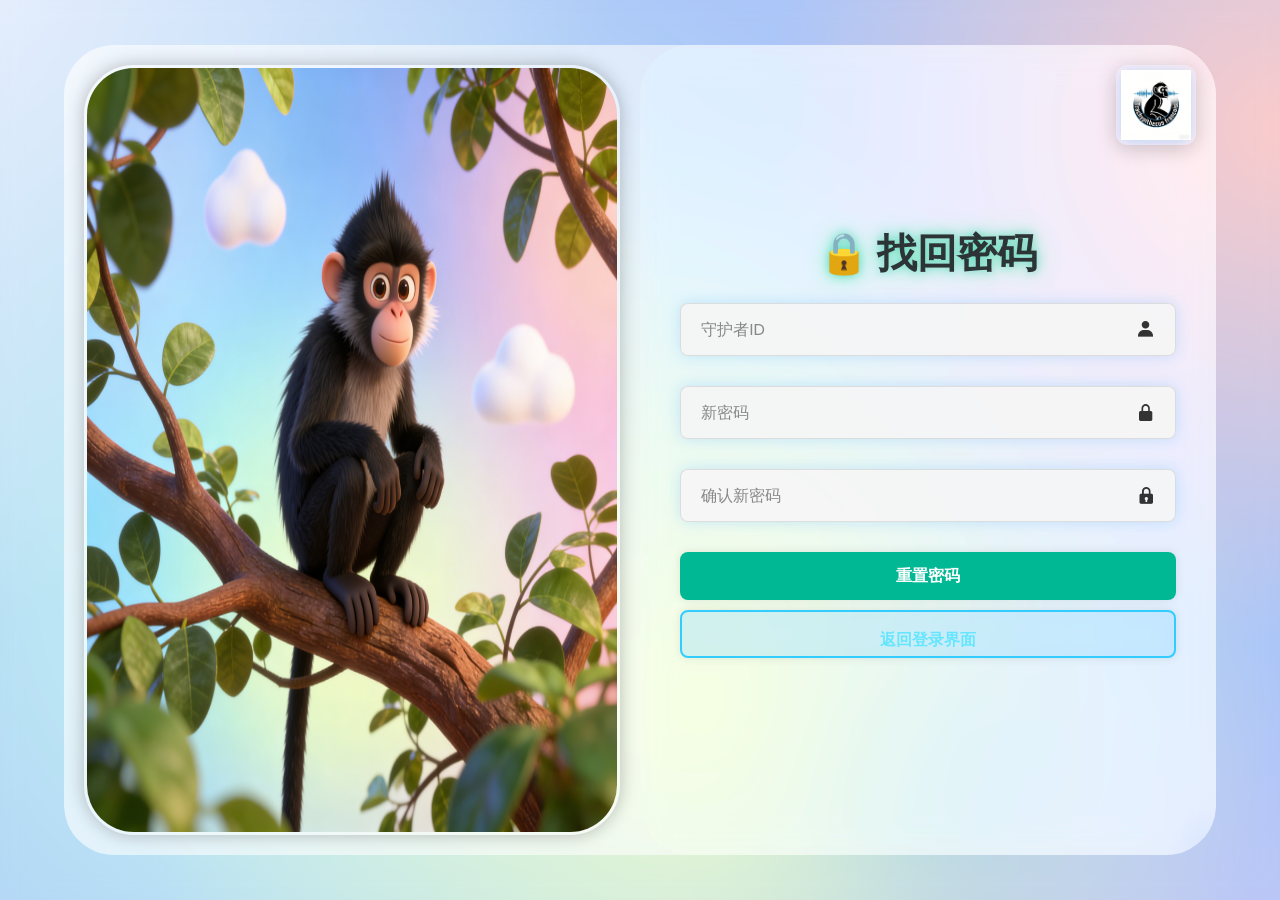
<file: find_pwd.html>
<!DOCTYPE html>
<html lang="zh-CN">

<head>
    <meta charset="UTF-8">
    <meta name="viewport" content="width=device-width, initial-scale=1.0">
    <title>忘记密码 - 黑头叶猴保护平台</title>
    <link rel="stylesheet" href="wangye.css">
    <link href='https://unpkg.com/boxicons@2.1.4/css/boxicons.min.css' rel='stylesheet'>
</head>

<body>
    <!-- 光影层 -->
    <div class="light-effects">
        <div class="glow-circle blue" style="top:20%; left:10%"></div>
        <div class="glow-circle purple" style="top:70%; right:15%"></div>
    </div>

    <div class="container">
        <div class="card-logo">
            <img src="img/monkeylogo.png" alt="黑头叶猴保护平台">
        </div>
        <div class="glassmorphism-card">
            <!-- 忘记密码表单 -->
            <div class="form-box find-pwd">
                <form action="#" onsubmit="event.preventDefault(); resetPassword(); return false;">
                    <h1 class="hologram-title" style="font-size: 40px;">🔒 找回密码</h1>

                    <div class="input-box">
                        <input type="text" placeholder="守护者ID" class="neon-input" required id="username">
                        <i class='bx bxs-user'></i>
                    </div>

                    <div class="input-box">
                        <input type="password" placeholder="新密码" class="neon-input" required id="newPassword">
                        <i class='bx bxs-lock-alt'></i>
                    </div>

                    <div class="input-box">
                        <input type="password" placeholder="确认新密码" class="neon-input" required id="confirmPassword">
                        <i class='bx bxs-lock'></i>
                    </div>

                    <button type="submit" class="btn register-submit-btn">重置密码</button>
                    <button type="button" class="btn register-btn"
                        onclick="window.location.href='index.html'">返回登录界面</button>
                </form>
            </div>

            <div class="toggle-panel toggle-left">
                <img src="img/monkey2.png" alt="monkey" class="monkey2-img">
                <div class="neon-footer"></div>
            </div>
        </div>
    </div>

    <script>
        function resetPassword() {
            const username = document.getElementById('username').value.trim();
            const newPwd = document.getElementById('newPassword').value.trim();
            const confirm = document.getElementById('confirmPassword').value.trim();

            // 基础校验
            if (!username) {
                alert('请输入守护者ID');
                return;
            }

            if (!newPwd || !confirm) {
                alert('请输入新密码和确认密码');
                return;
            }

            if (newPwd.length < 6) {
                alert('新密码长度请至少为 6 位');
                return;
            }

            if (newPwd !== confirm) {
                alert('两次输入的新密码不一致');
                return;
            }

            // 读取已注册用户列表
            let users = JSON.parse(localStorage.getItem('guardians') || '[]');

            // 查找用户
            const userIndex = users.findIndex(u => u.username === username);

            if (userIndex === -1) {
                alert('该守护者ID不存在');
                return;
            }

            // 更新密码（仅演示用，生产环境绝不能明文存储）
            users[userIndex].password = newPwd;

            // 保存回 localStorage
            localStorage.setItem('guardians', JSON.stringify(users));

            alert('密码重置成功！\n请使用新密码登录。');

            // 延迟跳转，避免用户没看清提示
            setTimeout(() => {
                window.location.href = 'index.html';
            }, 1200);
        }

        // 可选：给表单内的回车键也触发重置
        document.addEventListener('DOMContentLoaded', () => {
            const form = document.querySelector('.find-pwd form');
            if (form) {
                form.addEventListener('keydown', (e) => {
                    if (e.key === 'Enter') {
                        e.preventDefault();
                        resetPassword();
                    }
                });
            }
        });
    </script>
</body>

</html>
</file>
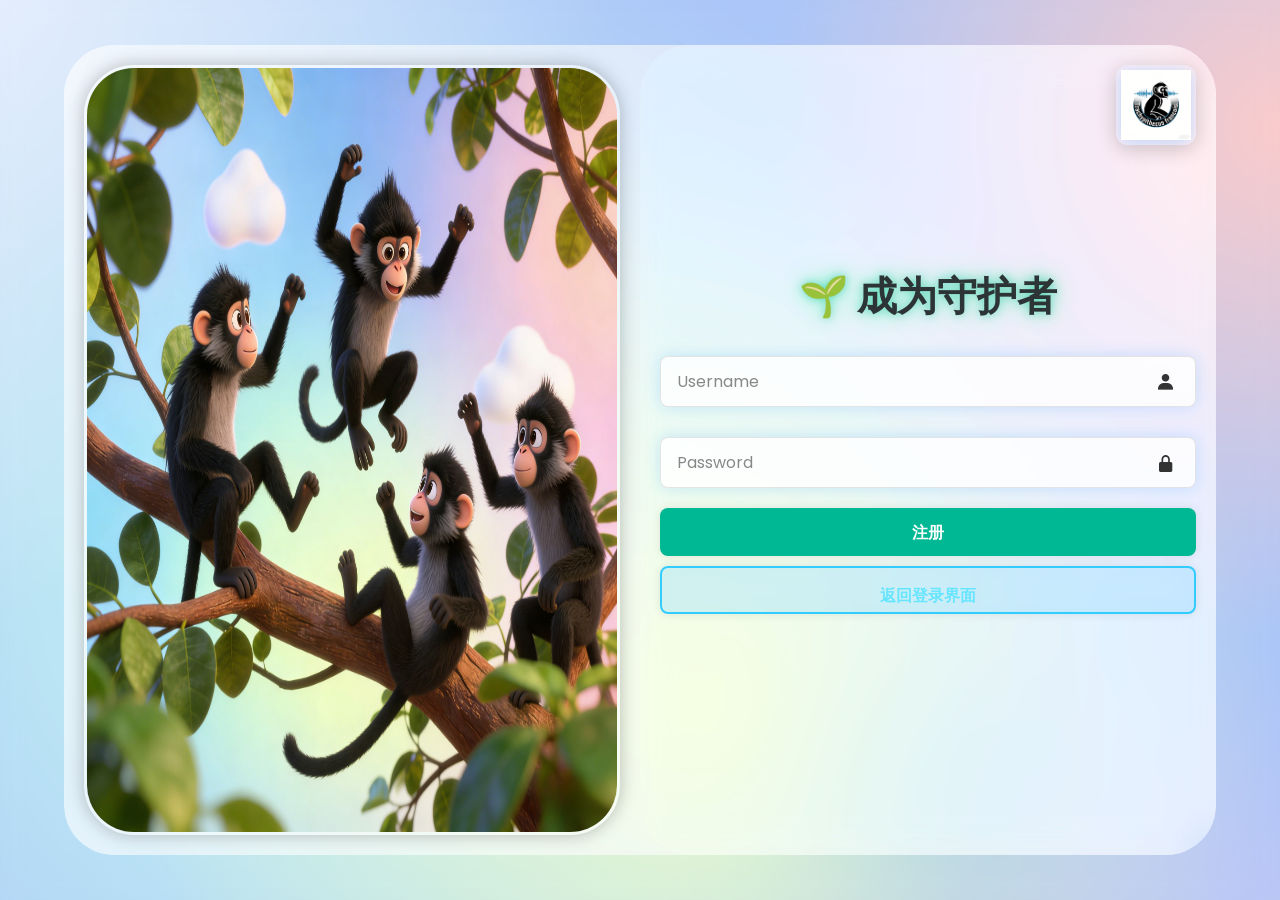
<file: index1.html>
<!DOCTYPE html>
<html lang="zh-CN">

<head>
    <meta charset="UTF-8">
    <meta name="viewport" content="width=device-width, initial-scale=1.0">
    <title>注册 - 白头叶猴保护平台</title>
    <link rel="stylesheet" href="wangye.css">
    <link href='https://unpkg.com/boxicons@2.1.4/css/boxicons.min.css' rel='stylesheet'>
</head>

<body>
    <!-- ======= 新增光影层 ======= -->
    <div class="light-effects">
        <div class="glow-circle blue" style="top:20%; left:10%"></div>
        <div class="glow-circle purple" style="top:70%; right:15%"></div>
    </div>
    <!-- 新增视频背景 -->

    <div class="container">
        <div class="card-logo">
            <img src="img/monkeylogo.png" alt="白头叶猴保护平台">
        </div>
        <div class="glassmorphism-card">
            <!-- 注册表单 -->
            <div class="form-box register">
                <form action="#" onsubmit="event.preventDefault(); register();return false;">
                    <h1 class="hologram-title" style="font-size: 40px;">🌱 成为守护者</h1>
                    <div class="input-box">
                        <input type="text" placeholder="Username" class="neon-input" required id="username">
                        <i class='bx bxs-user'></i>
                    </div>
                    <div class="input-box">
                        <i class='bx bxs-lock-alt'></i>
                        <input type="password" placeholder="Password" class="neon-input" required id="password">
                        <div class="input-glow"></div>
                    </div>
                    <button type="submit" class="btn register-submit-btn">注册</button>
                    <button type="button" class="btn register-btn"
                        onclick="window.location.href='index.html'">返回登录界面</button>
                </form>
            </div>
            <div class="toggle-panel toggle-left">
                <img src="img/monkey1.png" alt="monkey" class="monkey1-img">
                <!-- 注册按钮，跳转到注册页面 -->
                <div class="neon-footer">
                </div>
            </div>
        </div>
    </div>


</body>
<script src="./index1.js"></script>

</html>
</file>
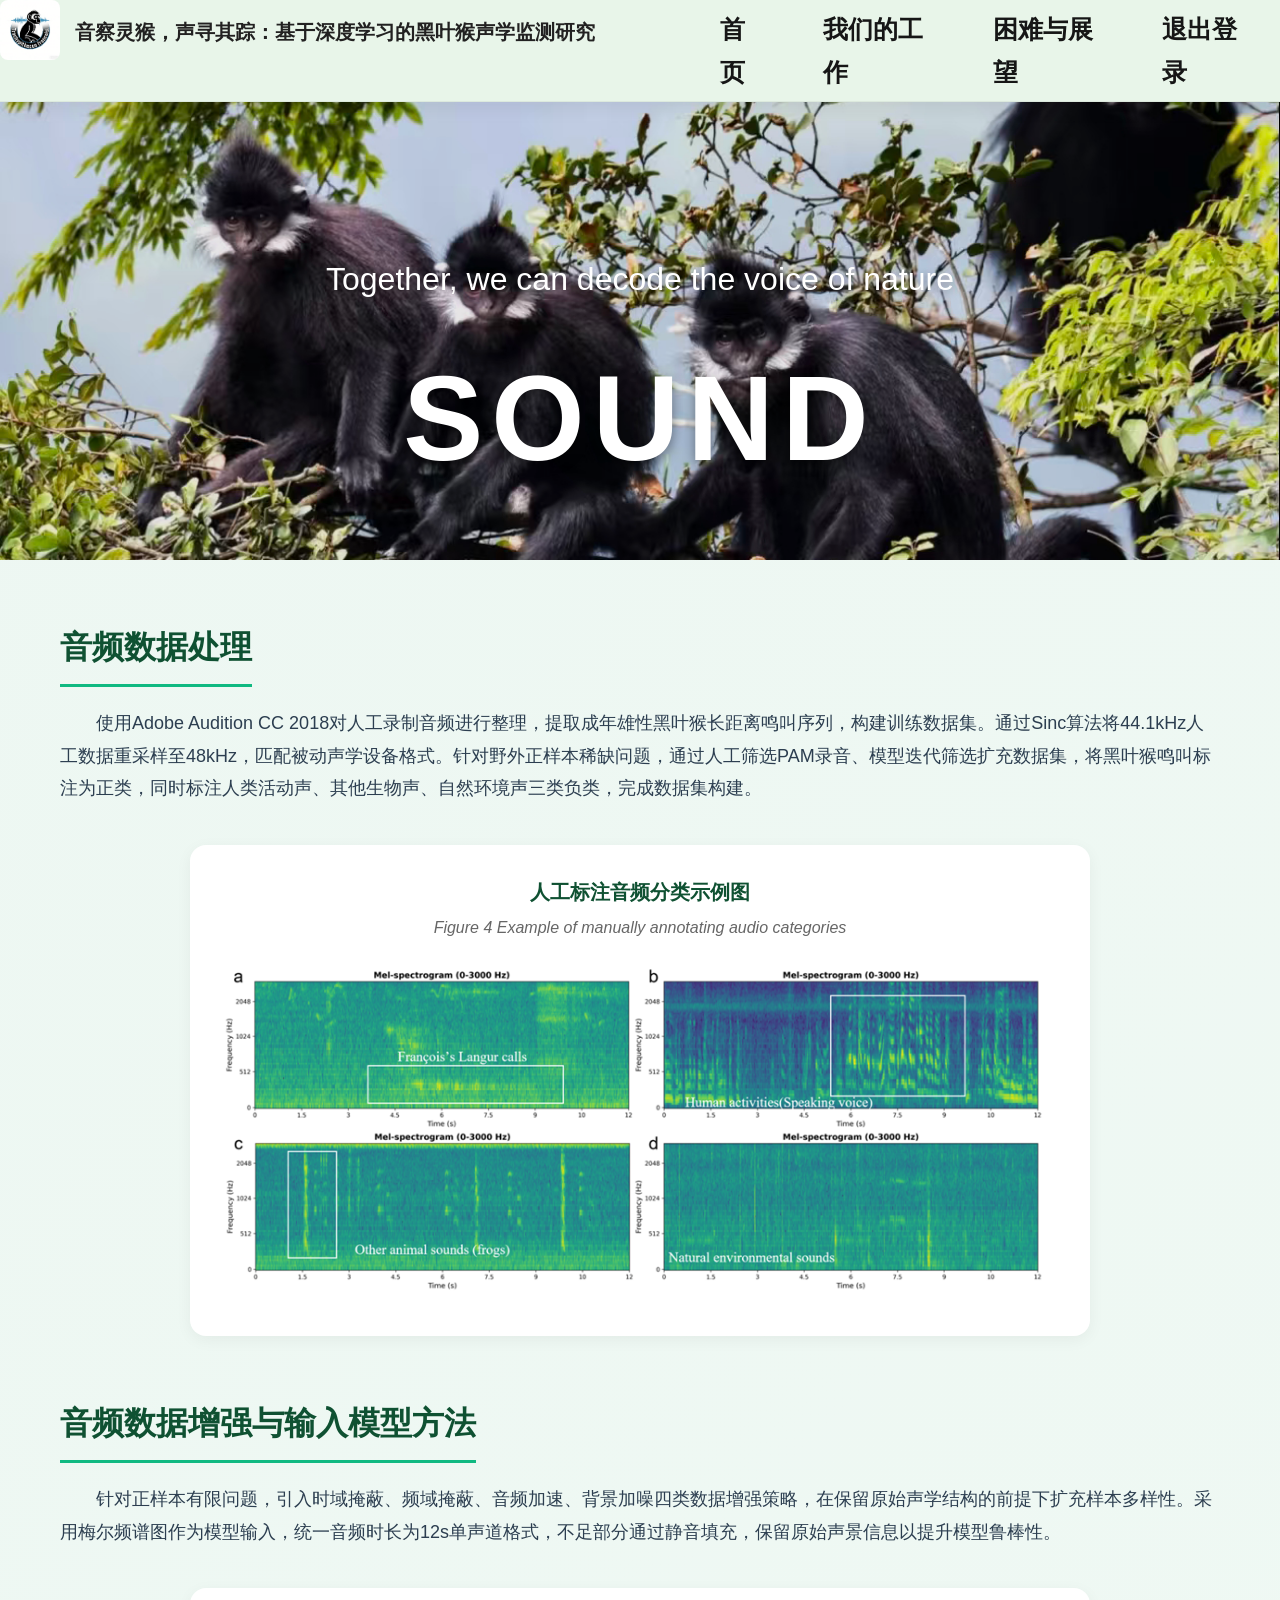
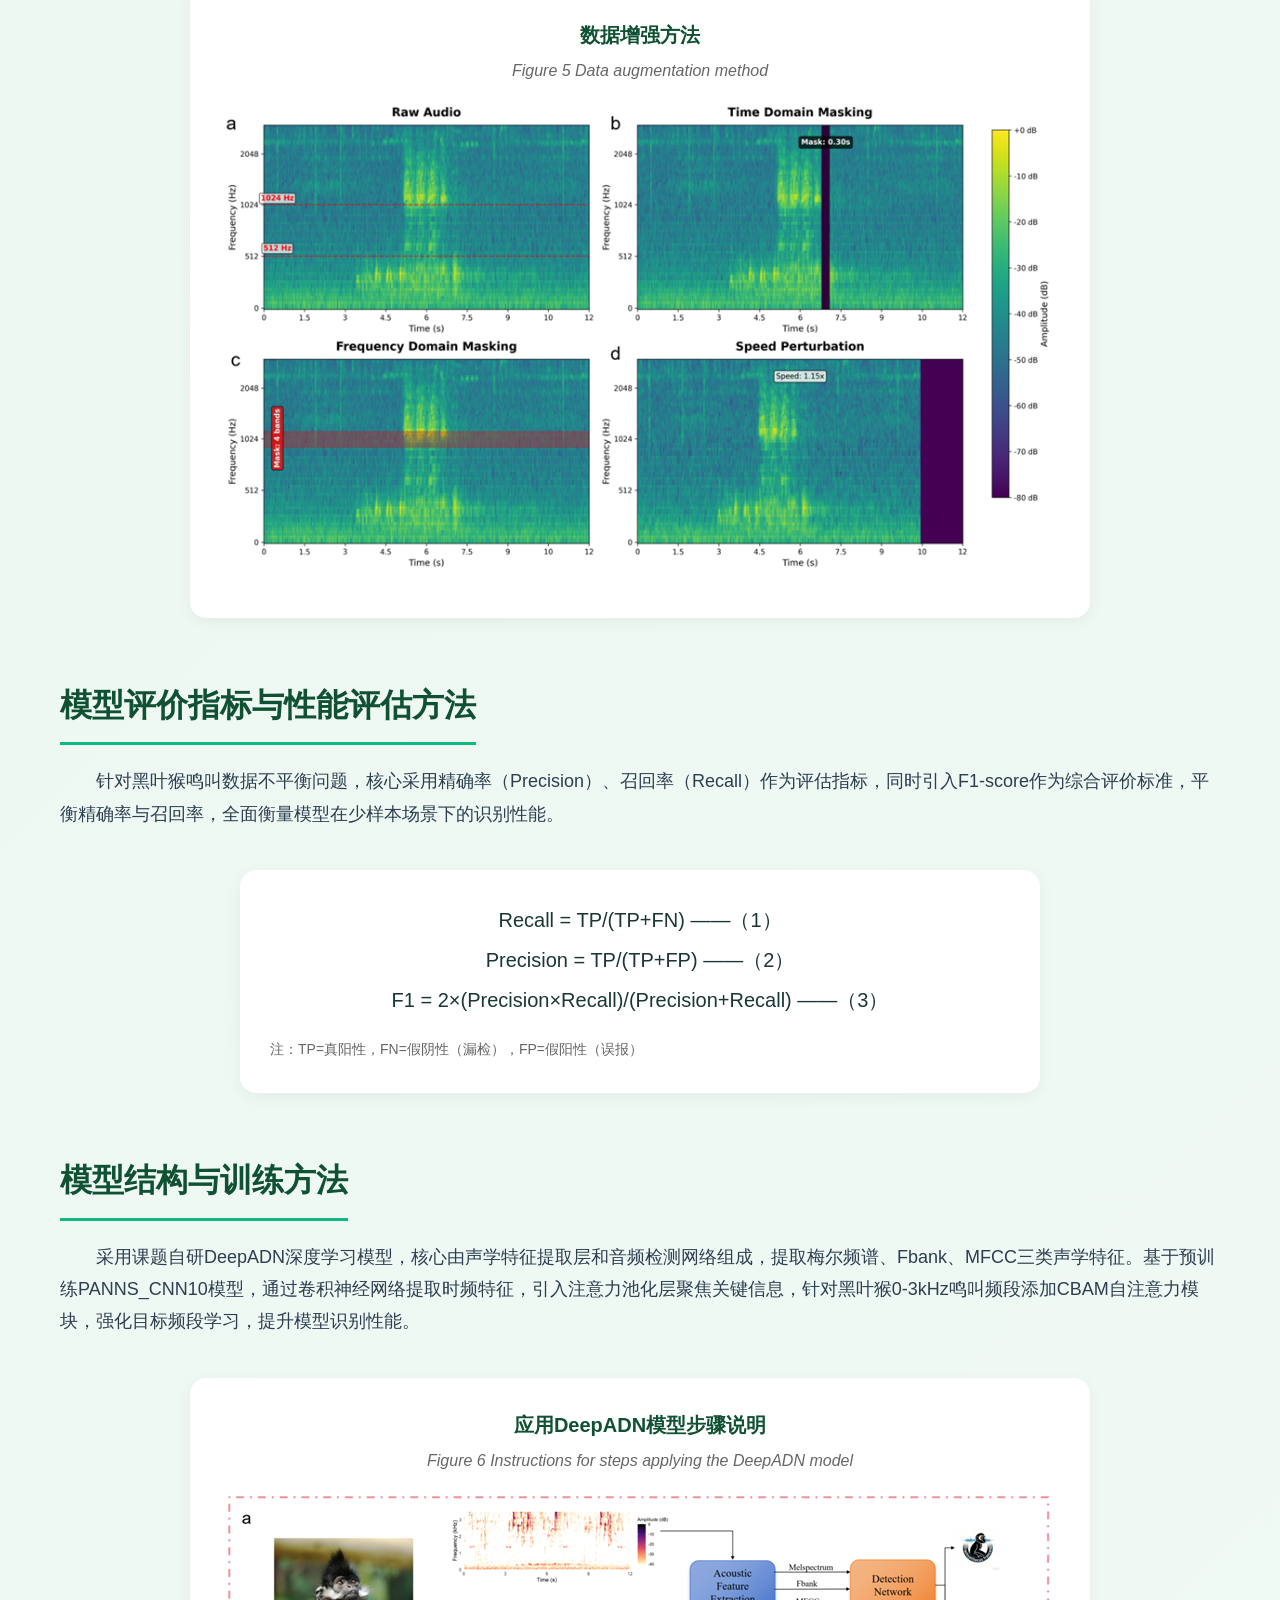
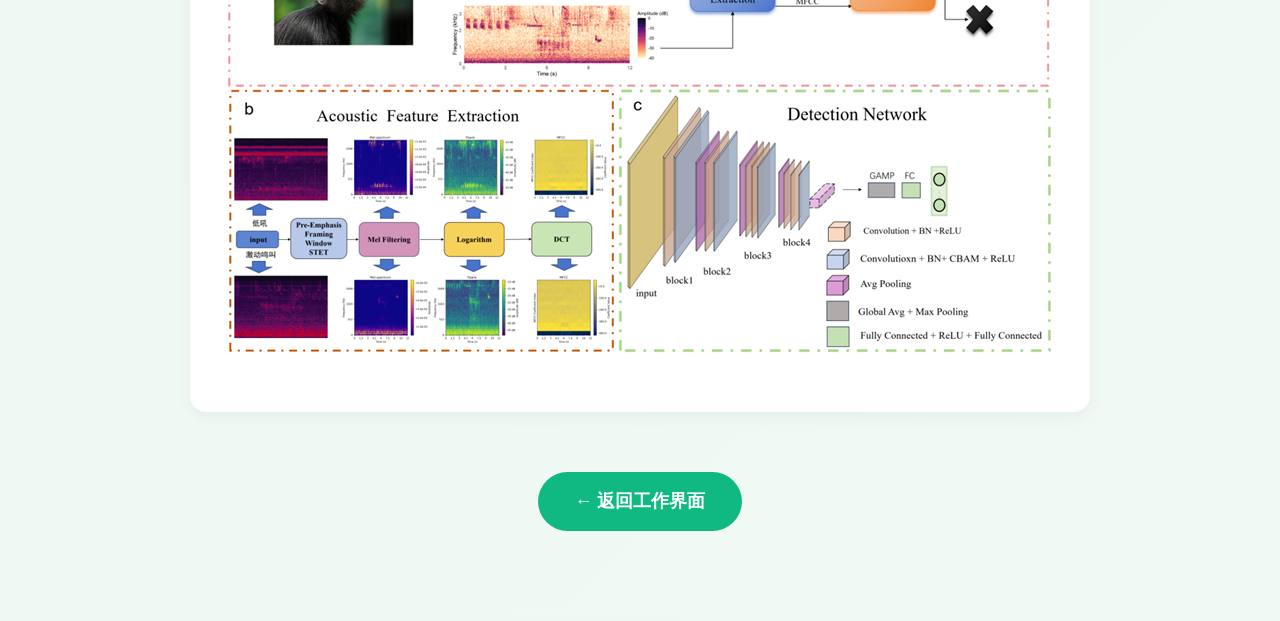
<file: model-page.html>
<!DOCTYPE html>
<html lang="zh-CN">

<head>
    <meta charset="UTF-8">
    <meta name="viewport" content="width=device-width, initial-scale=1.0, user-scalable=yes">
    <title>SOUND - 数据处理与模型分析</title>
    <link rel="stylesheet" href="styles.css">
    <link rel="stylesheet" href="model-page.css">
</head>

<body>
    <!-- 原有导航栏（完整保留） -->
    <header>
        <div class="hh1" style="display: flex;justify-content: space-between;">
            <div class="hh2" style="display: flex;justify-content: center;">
                <div class="logo">
                    <img src="img/monkeylogo.png" alt="无法加载图片">
                </div>
                <div class="topic"
                    style="margin: 15px;color: rgb(34, 33, 33);font-weight: bold;font-size: 20px;width: 600px;">
                    <p>音察灵猴，声寻其踪：基于深度学习的黑叶猴声学监测研究</p>
                </div>
            </div>
            <div class="nav">
                <ul class="navlist">
                    <li class="btli"><a href="home.html">首页</a></li>
                    <li class="btli"><a href="work.html">我们的工作</a></li>
                    <li class="btli"><a href="work3yzy.html" class="btli">困难与展望</a>
                    </li>
                    <li class="btli"><a href="index.html">退出登录</a></li>
                </ul>
            </div>
        </div>
    </header>

    <!-- 顶部Banner区（模仿第5张图风格） -->
    <section class="banner-section">
        <div class="banner-bg">
            <img src="img/model-page1.png" alt="雨林背景" class="banner-image">
            <div class="banner-text">
                <p class="banner-subtitle">Together, we can decode the voice of nature</p>
                <h1 class="banner-title">SOUND</h1>
            </div>
        </div>
    </section>

    <!-- 核心内容区 -->
    <main class="content-main">
        <!-- 模块1：音频数据处理 -->
        <section class="section-animate">
            <div class="container">
                <h2 class="section-title">音频数据处理</h2>
                <p class="section-desc">
                    使用Adobe Audition CC
                    2018对人工录制音频进行整理，提取成年雄性黑叶猴长距离鸣叫序列，构建训练数据集。通过Sinc算法将44.1kHz人工数据重采样至48kHz，匹配被动声学设备格式。针对野外正样本稀缺问题，通过人工筛选PAM录音、模型迭代筛选扩充数据集，将黑叶猴鸣叫标注为正类，同时标注人类活动声、其他生物声、自然环境声三类负类，完成数据集构建。
                </p>
                <div class="figure-card card-hover">
                    <h4 class="figure-title">人工标注音频分类示例图</h4>
                    <p class="figure-subtitle">Figure 4 Example of manually annotating audio categories</p>
                    <img src="img/model-page2.png" alt="音频分类示例图" class="figure-img">
                </div>
            </div>
        </section>

        <!-- 模块2：数据增强与模型输入 -->
        <section class="section-animate">
            <div class="container">
                <h2 class="section-title">音频数据增强与输入模型方法</h2>
                <p class="section-desc">
                    针对正样本有限问题，引入时域掩蔽、频域掩蔽、音频加速、背景加噪四类数据增强策略，在保留原始声学结构的前提下扩充样本多样性。采用梅尔频谱图作为模型输入，统一音频时长为12s单声道格式，不足部分通过静音填充，保留原始声景信息以提升模型鲁棒性。
                </p>
                <div class="figure-card card-hover">
                    <h4 class="figure-title">数据增强方法</h4>
                    <p class="figure-subtitle">Figure 5 Data augmentation method</p>
                    <img src="img/model-page3.png" alt="数据增强方法图" class="figure-img">
                </div>
            </div>
        </section>

        <!-- 模块3：模型评价指标 -->
        <section class="section-animate">
            <div class="container">
                <h2 class="section-title">模型评价指标与性能评估方法</h2>
                <p class="section-desc">
                    针对黑叶猴鸣叫数据不平衡问题，核心采用精确率（Precision）、召回率（Recall）作为评估指标，同时引入F1-score作为综合评价标准，平衡精确率与召回率，全面衡量模型在少样本场景下的识别性能。
                </p>
                <div class="formula-card card-hover">
                    <p>Recall = TP/(TP+FN) ——（1）</p>
                    <p>Precision = TP/(TP+FP) ——（2）</p>
                    <p>F1 = 2×(Precision×Recall)/(Precision+Recall) ——（3）</p>
                    <p class="formula-note">注：TP=真阳性，FN=假阴性（漏检），FP=假阳性（误报）</p>
                </div>
            </div>
        </section>

        <!-- 模块4：模型结构与训练 -->
        <section class="section-animate">
            <div class="container">
                <h2 class="section-title">模型结构与训练方法</h2>
                <p class="section-desc">
                    采用课题自研DeepADN深度学习模型，核心由声学特征提取层和音频检测网络组成，提取梅尔频谱、Fbank、MFCC三类声学特征。基于预训练PANNS_CNN10模型，通过卷积神经网络提取时频特征，引入注意力池化层聚焦关键信息，针对黑叶猴0-3kHz鸣叫频段添加CBAM自注意力模块，强化目标频段学习，提升模型识别性能。
                </p>
                <div class="figure-card card-hover">
                    <h4 class="figure-title">应用DeepADN模型步骤说明</h4>
                    <p class="figure-subtitle">Figure 6 Instructions for steps applying the DeepADN model</p>
                    <img src="img/model-page4.png" alt="模型步骤说明图" class="figure-img">
                </div>
            </div>
        </section>

        <!-- 返回按钮 -->
        <div class="back-wrapper">
            <a href="work.html" class="back-btn">← 返回工作界面</a>
        </div>
    </main>

    <!-- 导航栏隐藏+滚动入场JS -->
    <script>
        // 导航栏隐藏
        let lastScroll = 0;
        const header = document.querySelector('header');
        window.addEventListener('scroll', () => {
            const now = window.scrollY;
            header.classList.toggle('hide', now > lastScroll && now > 50);
            lastScroll = now;
        });

        // 滚动入场动画
        const observer = new IntersectionObserver((entries) => {
            entries.forEach(entry => {
                if (entry.isIntersecting) {
                    entry.target.classList.add('animate-in');
                }
            });
        }, { threshold: 0.1 });
        document.querySelectorAll('.section-animate').forEach(el => observer.observe(el));
    </script>
</body>

</html>
</file>
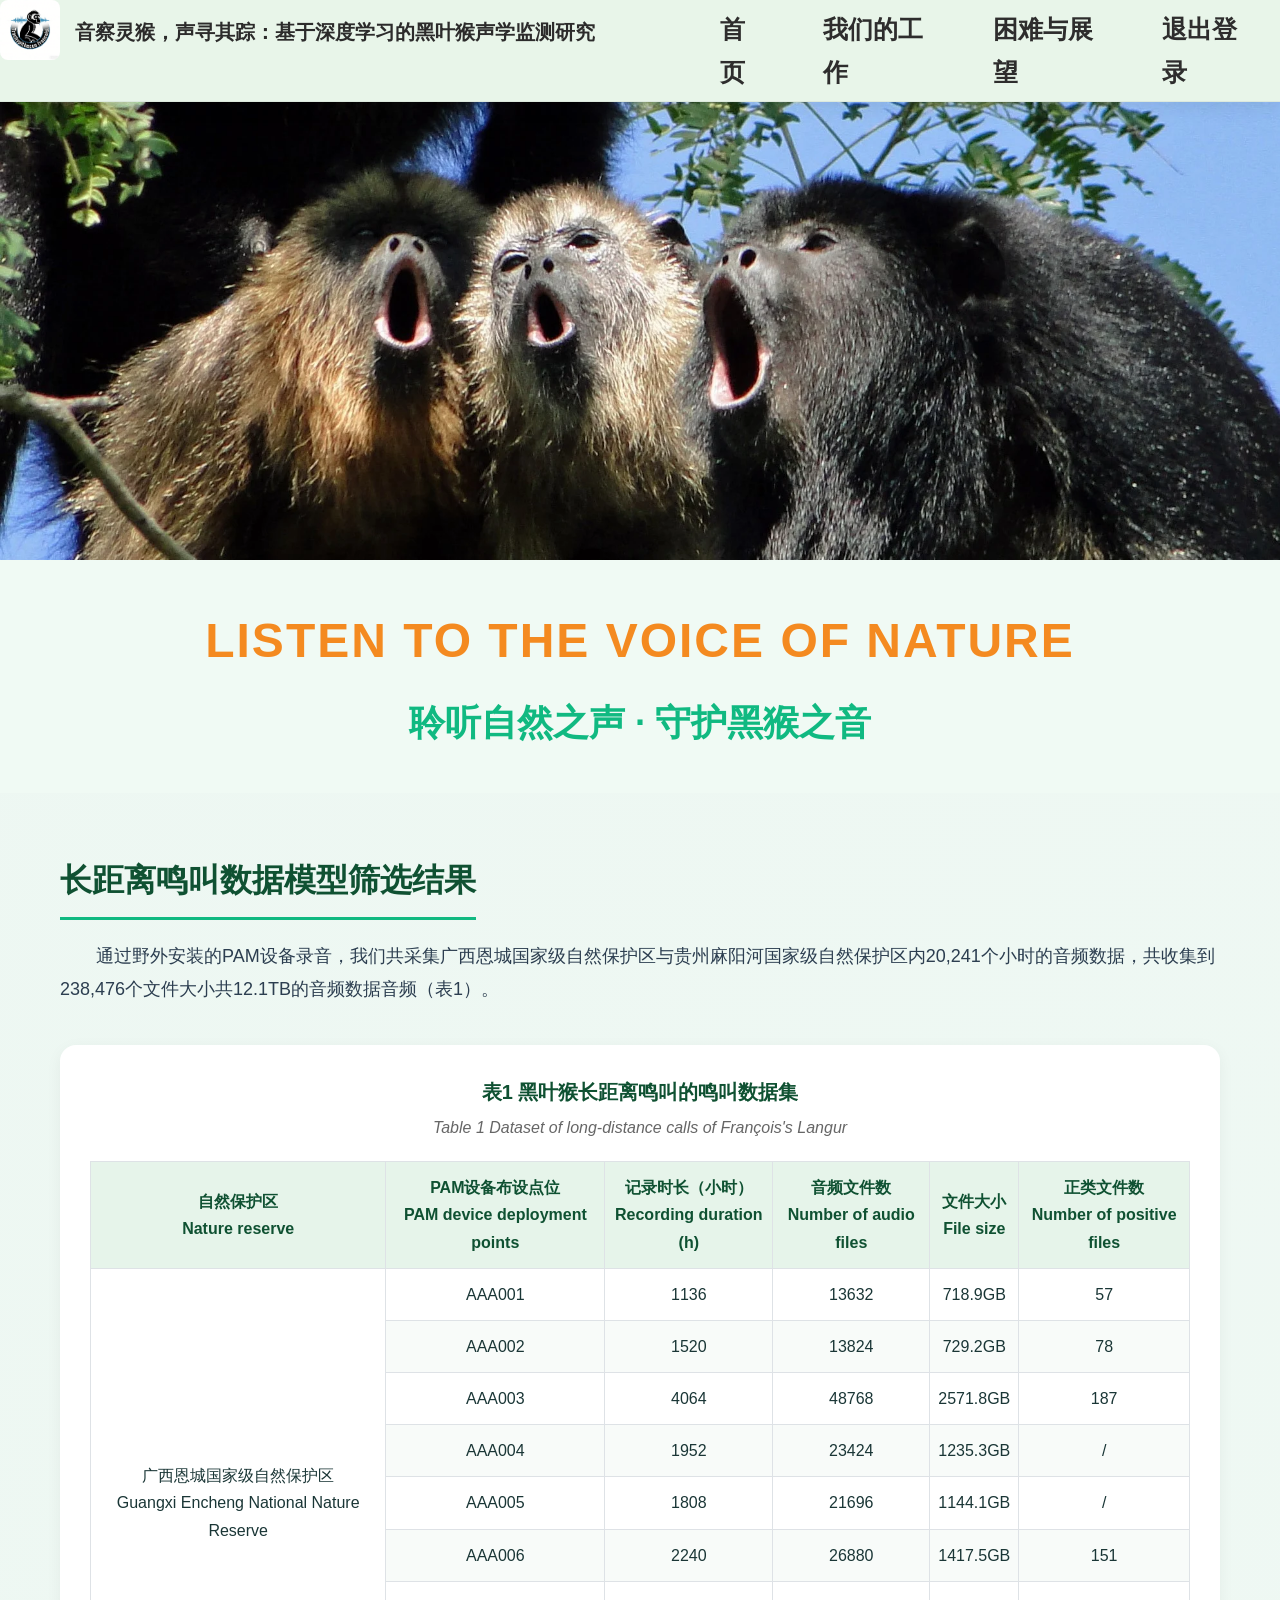
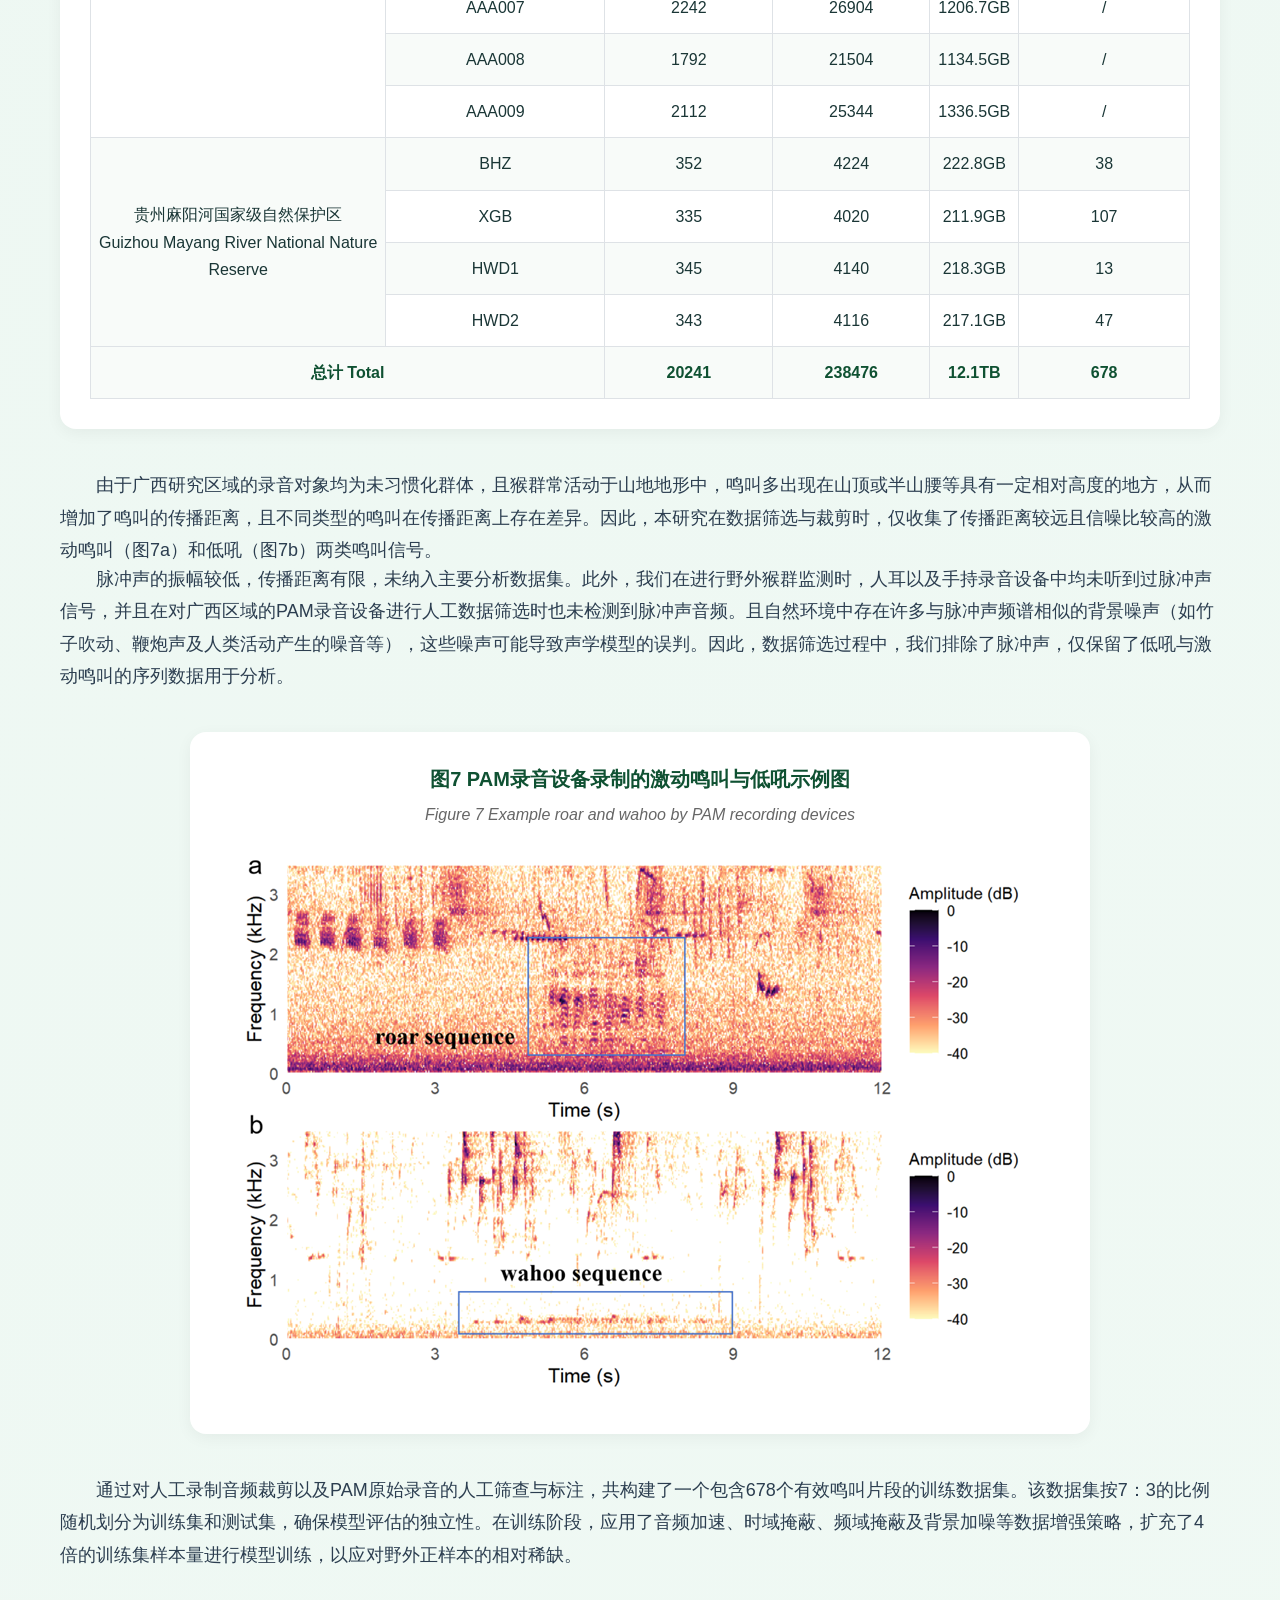
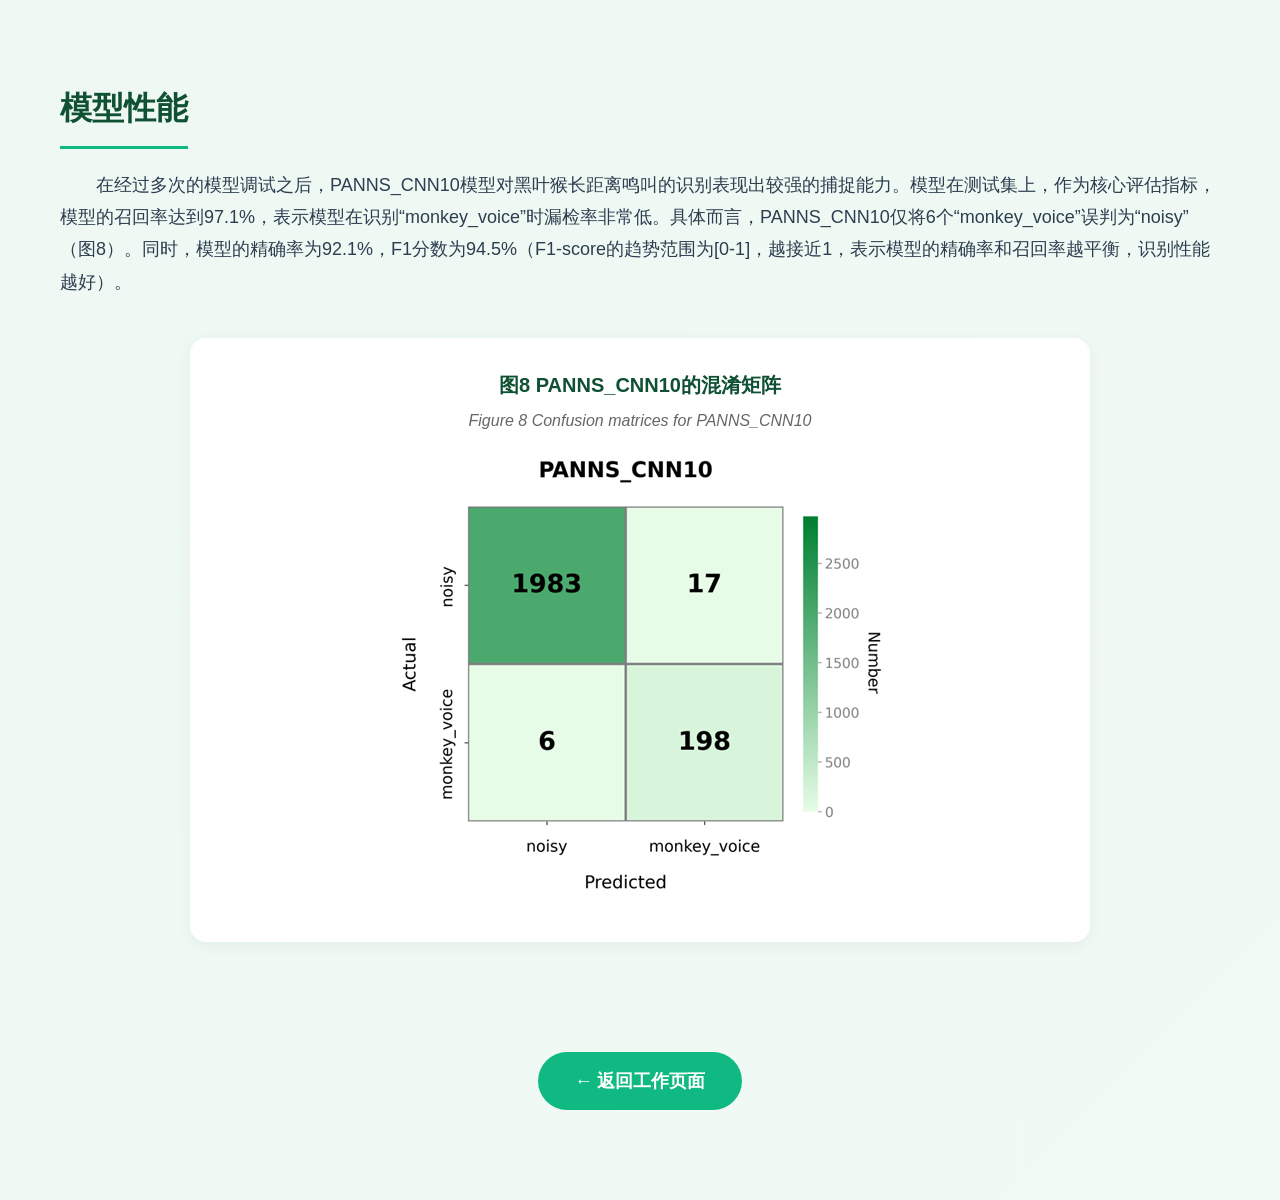
<file: sound.html>
<!DOCTYPE html>
<html lang="zh-CN">

<head>
    <meta charset="UTF-8">
    <meta name="viewport" content="width=device-width, initial-scale=1.0, user-scalable=yes">
    <title>SOUND - 黑叶猴声学监测数据</title>
    <link rel="stylesheet" href="styles.css">
    <link rel="stylesheet" href="sound.css">
</head>

<body>
    <!-- 原有导航栏（完整保留） -->
    <header>
        <div class="hh1" style="display: flex;justify-content: space-between;">
            <div class="hh2" style="display: flex;justify-content: center;">
                <div class="logo">
                    <img src="img/monkeylogo.png" alt="无法加载图片">
                </div>
                <div class="topic"
                    style="margin: 15px;color: rgb(44, 43, 43);font-weight: bold;font-size: 20px;width: 600px;">
                    <p>音察灵猴，声寻其踪：基于深度学习的黑叶猴声学监测研究</p>
                </div>
            </div>
            <div class="nav">
                <ul class="navlist">
                    <li class="btli"><a href="home.html">首页</a></li>
                    <li class="btli"><a href="work.html">我们的工作</a></li>
                    <li class="btli"><a href="work3yzy.html" class="btli">困难与展望</a>
                    </li>
                    <li class="btli"><a href="index.html">退出登录</a></li>
                </ul>
            </div>
        </div>
    </header>

    <!-- 顶部Banner区（你提供的样式） -->
    <section class="banner-section">
        <div class="banner-bg">
            <img src="img/yell.png" alt="黑叶猴鸣叫" class="banner-image">
        </div>
        <div class="banner-title-wrap">
            <h2 class="banner-title-en">LISTEN TO THE VOICE OF NATURE</h2>
            <p class="banner-title-cn">聆听自然之声 · 守护黑猴之音</p>
        </div>
    </section>

    <!-- 核心内容区 -->
    <main class="content-main">
        <!-- 模块1：数据采集结果 -->
        <section class="data-section section-animate">
            <div class="container">
                <h2 class="section-title">长距离鸣叫数据模型筛选结果</h2>
                <p class="section-desc">
                    通过野外安装的PAM设备录音，我们共采集广西恩城国家级自然保护区与贵州麻阳河国家级自然保护区内20,241个小时的音频数据，共收集到238,476个文件大小共12.1TB的音频数据音频（表1）。
                </p>
                <div class="table-card card-hover">
                    <h4 class="table-title">表1 黑叶猴长距离鸣叫的鸣叫数据集</h4>
                    <p class="table-subtitle">Table 1 Dataset of long-distance calls of François's Langur</p>
                    <div class="table-wrapper">
                        <table class="data-table">
                            <thead>
                                <tr>
                                    <th>自然保护区<br>Nature reserve</th>
                                    <th>PAM设备布设点位<br>PAM device deployment points</th>
                                    <th>记录时长（小时）<br>Recording duration (h)</th>
                                    <th>音频文件数<br>Number of audio files</th>
                                    <th>文件大小<br>File size</th>
                                    <th>正类文件数<br>Number of positive files</th>
                                </tr>
                            </thead>
                            <tbody>
                                <tr>
                                    <td rowspan="9">广西恩城国家级自然保护区<br>Guangxi Encheng National Nature Reserve</td>
                                    <td>AAA001</td>
                                    <td>1136</td>
                                    <td>13632</td>
                                    <td>718.9GB</td>
                                    <td>57</td>
                                </tr>
                                <tr>
                                    <td>AAA002</td>
                                    <td>1520</td>
                                    <td>13824</td>
                                    <td>729.2GB</td>
                                    <td>78</td>
                                </tr>
                                <tr>
                                    <td>AAA003</td>
                                    <td>4064</td>
                                    <td>48768</td>
                                    <td>2571.8GB</td>
                                    <td>187</td>
                                </tr>
                                <tr>
                                    <td>AAA004</td>
                                    <td>1952</td>
                                    <td>23424</td>
                                    <td>1235.3GB</td>
                                    <td>/</td>
                                </tr>
                                <tr>
                                    <td>AAA005</td>
                                    <td>1808</td>
                                    <td>21696</td>
                                    <td>1144.1GB</td>
                                    <td>/</td>
                                </tr>
                                <tr>
                                    <td>AAA006</td>
                                    <td>2240</td>
                                    <td>26880</td>
                                    <td>1417.5GB</td>
                                    <td>151</td>
                                </tr>
                                <tr>
                                    <td>AAA007</td>
                                    <td>2242</td>
                                    <td>26904</td>
                                    <td>1206.7GB</td>
                                    <td>/</td>
                                </tr>
                                <tr>
                                    <td>AAA008</td>
                                    <td>1792</td>
                                    <td>21504</td>
                                    <td>1134.5GB</td>
                                    <td>/</td>
                                </tr>
                                <tr>
                                    <td>AAA009</td>
                                    <td>2112</td>
                                    <td>25344</td>
                                    <td>1336.5GB</td>
                                    <td>/</td>
                                </tr>
                                <tr>
                                    <td rowspan="4">贵州麻阳河国家级自然保护区<br>Guizhou Mayang River National Nature Reserve</td>
                                    <td>BHZ</td>
                                    <td>352</td>
                                    <td>4224</td>
                                    <td>222.8GB</td>
                                    <td>38</td>
                                </tr>
                                <tr>
                                    <td>XGB</td>
                                    <td>335</td>
                                    <td>4020</td>
                                    <td>211.9GB</td>
                                    <td>107</td>
                                </tr>
                                <tr>
                                    <td>HWD1</td>
                                    <td>345</td>
                                    <td>4140</td>
                                    <td>218.3GB</td>
                                    <td>13</td>
                                </tr>
                                <tr>
                                    <td>HWD2</td>
                                    <td>343</td>
                                    <td>4116</td>
                                    <td>217.1GB</td>
                                    <td>47</td>
                                </tr>
                                <tr class="total-row">
                                    <td colspan="2">总计 Total</td>
                                    <td>20241</td>
                                    <td>238476</td>
                                    <td>12.1TB</td>
                                    <td>678</td>
                                </tr>
                            </tbody>
                        </table>
                    </div>
                </div>
                <p class="section-desc">
                    由于广西研究区域的录音对象均为未习惯化群体，且猴群常活动于山地地形中，鸣叫多出现在山顶或半山腰等具有一定相对高度的地方，从而增加了鸣叫的传播距离，且不同类型的鸣叫在传播距离上存在差异。因此，本研究在数据筛选与裁剪时，仅收集了传播距离较远且信噪比较高的激动鸣叫（图7a）和低吼（图7b）两类鸣叫信号。

                </p>
            </div>
        </section>

        <!-- 模块2：鸣叫类型与数据集构建 -->
        <section class="call-section section-animate">
            <div class="container">
                <p class="section-desc">
                    脉冲声的振幅较低，传播距离有限，未纳入主要分析数据集。此外，我们在进行野外猴群监测时，人耳以及手持录音设备中均未听到过脉冲声信号，并且在对广西区域的PAM录音设备进行人工数据筛选时也未检测到脉冲声音频。且自然环境中存在许多与脉冲声频谱相似的背景噪声（如竹子吹动、鞭炮声及人类活动产生的噪音等），这些噪声可能导致声学模型的误判。因此，数据筛选过程中，我们排除了脉冲声，仅保留了低吼与激动鸣叫的序列数据用于分析。
                </p>
                <div class="figure-card card-hover">
                    <h4 class="figure-title">图7 PAM录音设备录制的激动鸣叫与低吼示例图</h4>
                    <p class="figure-subtitle">Figure 7 Example roar and wahoo by PAM recording devices</p>
                    <img src="img/example roar and wahoo.png" alt="黑叶猴鸣叫声谱图" class="figure-img">
                </div>
                <p class="section-desc">
                    通过对人工录制音频裁剪以及PAM原始录音的人工筛查与标注，共构建了一个包含678个有效鸣叫片段的训练数据集。该数据集按7：3的比例随机划分为训练集和测试集，确保模型评估的独立性。在训练阶段，应用了音频加速、时域掩蔽、频域掩蔽及背景加噪等数据增强策略，扩充了4倍的训练集样本量进行模型训练，以应对野外正样本的相对稀缺。
                </p>
            </div>
        </section>

        <!-- 模块3：模型性能 -->
        <section class="model-section section-animate">
            <div class="container">
                <h2 class="section-title">模型性能</h2>
                <p class="section-desc">
                    在经过多次的模型调试之后，PANNS_CNN10模型对黑叶猴长距离鸣叫的识别表现出较强的捕捉能力。模型在测试集上，作为核心评估指标，模型的召回率达到97.1%，表示模型在识别“monkey_voice”时漏检率非常低。具体而言，PANNS_CNN10仅将6个“monkey_voice”误判为“noisy”（图8）。同时，模型的精确率为92.1%，F1分数为94.5%（F1-score的趋势范围为[0-1]，越接近1，表示模型的精确率和召回率越平衡，识别性能越好）。
                </p>
                <div class="figure-card card-hover">
                    <h4 class="figure-title">图8 PANNS_CNN10的混淆矩阵</h4>
                    <p class="figure-subtitle">Figure 8 Confusion matrices for PANNS_CNN10</p>
                    <img src="img/confusion matrices.png" alt="模型混淆矩阵" class="figure-img">
                </div>
            </div>
        </section>

        <!-- 返回按钮 -->
        <div class="back-wrapper">
            <a href="work.html" class="back-btn">← 返回工作页面</a>
        </div>
    </main>

    <!-- 导航栏隐藏JS（保留原有功能） -->
    <script>
        let lastScroll = 0;
        const header = document.querySelector('header');
        window.addEventListener('scroll', () => {
            const now = window.scrollY;
            header.classList.toggle('hide', now > lastScroll && now > 50);
            lastScroll = now;
        });

        // 滚动入场动画
        const observer = new IntersectionObserver((entries) => {
            entries.forEach(entry => {
                if (entry.isIntersecting) {
                    entry.target.classList.add('animate-in');
                }
            });
        }, { threshold: 0.1 });
        document.querySelectorAll('.section-animate').forEach(el => observer.observe(el));
    </script>
</body>

</html>
</file>
<file: wangye.css>
@import url('https://fonts.googleapis.com/css2?family=Poppins:ital,wght@0,100;0,200;0,300;0,400;0,500;0,600;0,700;0,800;0,900;1,100;1,200;1,300;1,400;1,500;1,600;1,700;1,800;1,900&display=swap');

* {
    margin: 0;
    padding: 0;
    box-sizing: border-box;
    font-family: "Poppins", sans-serif;
    text-decoration: none;
    list-style: none;
}

body {
    margin: 0;
    min-height: 100vh;
    background-color: #abc6f8;
    background-image: radial-gradient(closest-side, rgb(255, 255, 255), rgba(235, 105, 78, 0)),
        radial-gradient(closest-side, rgb(250, 203, 203), rgba(243, 11, 164, 0)),
        radial-gradient(closest-side, rgb(237, 252, 202), rgba(254, 234, 131, 0)),
        radial-gradient(closest-side, rgb(197, 248, 241), rgba(170, 142, 245, 0)),
        radial-gradient(closest-side, rgb(206, 200, 243), rgba(248, 192, 147, 0));
    background-size: 130vmax 130vmax, 80vmax 80vmax, 90vmax 90vmax, 110vmax 110vmax, 90vmax 90vmax;
    background-position: -80vmax -80vmax, 60vmax -30vmax, 10vmax 10vmax, -30vmax -10vmax, 50vmax 50vmax;
    background-repeat: no-repeat;
    border-radius: 40px;
    animation: 10s movement linear infinite;
}

body::after {
    content: "";
    display: block;
    position: fixed;
    width: 100%;
    height: 100%;
    top: 0;
    left: 0;
    backdrop-filter: blur(10px);
    -webkit-backdrop-filter: blur(10px);
}

@keyframes movement {

    0%,
    100% {
        background-size: 130vmax 130vmax, 80vmax 80vmax, 90vmax 90vmax, 110vmax 110vmax, 90vmax 90vmax;
        background-position: -80vmax -80vmax, 60vmax -30vmax, 10vmax 10vmax, -30vmax -10vmax, 50vmax 50vmax;
    }

    25% {
        background-size: 100vmax 100vmax, 90vmax 90vmax, 100vmax 100vmax, 90vmax 90vmax, 60vmax 60vmax;
        background-position: -60vmax -90vmax, 50vmax -40vmax, 0vmax -20vmax, -40vmax -20vmax, 40vmax 60vmax;
    }

    50% {
        background-size: 80vmax 80vmax, 110vmax 110vmax, 80vmax 80vmax, 60vmax 60vmax, 80vmax 80vmax;
        background-position: -50vmax -70vmax, 40vmax -30vmax, 10vmax 0vmax, 20vmax 10vmax, 30vmax 70vmax;
    }

    75% {
        background-size: 90vmax 90vmax, 90vmax 90vmax, 100vmax 100vmax, 90vmax 90vmax, 70vmax 70vmax;
        background-position: -50vmax -40vmax, 50vmax -30vmax, 20vmax 0vmax, -10vmax 10vmax, 40vmax 60vmax;
    }
}

/* ======== 新增视频背景样式 ======== */
.bg-video {
    display: none;
    position: fixed;
    top: 50%;
    left: 50%;
    min-width: 100%;
    min-height: 100%;
    width: auto;
    height: auto;
    transform: translate(-50%, -50%);
    z-index: -1;
    filter: brightness(0.7);
    object-fit: cover;
}

.container {
    width: 90vw;
    height: 90vh;
    position: absolute;
    left: 50%;
    top: 50%;
    transform: translate(-50%, -50%);
    z-index: 1;
    border-radius: 50px;
    background-color: rgba(255, 255, 255, 0.6);
    border: 0px solid rgba(255, 255, 255, 0.18);
    display: flex;
    scroll-snap-type: y mandatory;
}


.container h1 {
    font-size: 36px;
    margin: -10px 0;
}

.container .toggle-panel.toggle-left h1 {
    font-size: 1.7rem !important;
    /* 桌面端放大到56px (假设根字体16px) */
    line-height: 1.1;
    margin-bottom: 15px !important;
    color: hsl(175, 100%, 50%) !important;
    text-shadow:
        0 0 8px hsla(175, 100%, 50%, 0.4),
        0 0 16px hsla(195, 100%, 50%, 0.3),
        0 2px 1px rgba(0, 0, 0, 0.15);
    /* 其他属性保持原样 */
}

/* ====== 霓虹标题动画 ====== */
/* 主标题量子级透光处理 */
.toggle-panel.toggle-left h1 {
    font-size: 3.5rem !important;
    /* 原28px改为响应式单位 */
    line-height: 1.2;
    margin-bottom: 15px !important;
    color: hsl(167, 42%, 58%)ortant;
    /* 量子蓝绿色 */
    text-shadow:
        0 0 8px hsla(175, 100%, 50%, 0.4),
        /* 核心光晕层 */
        0 0 16px hsla(195, 100%, 50%, 0.3),
        /* 次光晕层 */
        0 2px 1px rgba(0, 0, 0, 0.15);
    /* 立体投影 */
    font-weight: 700;
    letter-spacing: -0.5px;
    /* 紧凑字距 */
    background: linear-gradient(45deg,
            hsl(175, 100%, 60%),
            hsl(195, 100%, 60%));
    /* 渐变流光 */
    -webkit-background-clip: text;
    background-clip: text;
    -webkit-text-fill-color: transparent;
    animation: quantum-glow 2.4s ease-in-out infinite alternate,
        text-scale 3s ease-in-out infinite alternate;
}

@keyframes text-scale {
    0% {
        transform: scale(1);
    }

    100% {
        transform: scale(1.05);
    }
}

.bottom {
    width: 95%;
    height: 46px;
    text-shadow:
        0 0 8px hsla(175, 100%, 50%, 0.4),
        /* 核心光晕层 */
        0 0 16px hsla(195, 100%, 50%, 0.3),
        /* 次光晕层 */
        0 2px 1px rgba(0, 0, 0, 0.15);
}

.register-btn {
    background: hsla(200, 100%, 50%, 0.15) !important;
    border: 2px solid hsl(195, 100%, 60%) !important;
    backdrop-filter: blur(12px);
    margin: 10px 0;
    box-shadow:
        0 0 16px hsla(195, 100%, 50%, 0.3),
        inset 0 0 12px hsla(195, 100%, 60%, 0.2);
    color: hsl(190, 100%, 70%) !important;
    transition: all 0.3s cubic-bezier(0.25, 1, 0.5, 1);
    padding: 15px;
}

/* 按钮动态光效 */
.register-btn:hover {
    color: hsl(190, 100%, 85%) !important;
    /* 悬态更亮 */
    background: hsla(200, 100%, 50%, 0.4) !important;
    box-shadow:
        0 0 24px hsla(195, 84%, 52%, 0.5),
        inset 0 0 16px hsla(195, 100%, 60%, 0.3);
    transform: translateY(-1px) scale(1.02);
}

.register-btn:active {
    transform: translateY(1px) scale(0.98);
    filter: brightness(0.9);
    color: hsl(190, 100%, 65%) !important;
    /* 点击态更暗 */
}


@keyframes quantum-glow {
    0% {
        opacity: 0.96;
        filter: brightness(1.1);
    }

    100% {
        opacity: 1;
        filter: brightness(1.3);
        text-shadow:
            0 0 12px hsla(175, 100%, 50%, 0.6),
            0 0 24px hsla(195, 100%, 50%, 0.4),
            0 4px 2px rgba(0, 0, 0, 0.1);
    }
}

.container p {
    font-size: 14.5px;
    margin: 15px 0;
}

form {
    width: 100%;
}

.form-box {
    position: absolute;
    right: 0;
    width: 50%;
    height: 100%;
    background: rgba(255, 255, 255, 0.2) !important;
    /* 增加透明度 */
    backdrop-filter: blur(16px) saturate(180%) !important;
    /* 增强模糊 */

    display: flex;
    align-items: center;
    color: #333;
    text-align: center;
    padding: 40px;
    border-radius: 50px;
    z-index: 1;
    transition: .6s ease-in-out 1.2s, visibility 0s 1s;
}

/* 右侧表单全描边 */
.form-box::after {
    display: none;
    content: "";
    position: absolute;
    inset: -2px;
    background: conic-gradient(from 0deg at 50% 50%,
            #1890ff 0deg,
            #c471ed 180deg,
            #1890ff 360deg);
    mask:
        linear-gradient(#000 0 0) content-box,
        linear-gradient(#000 0 0);
    mask-composite: exclude;
    padding: 2px;
    border-radius: 18px;
    animation: cyber-border-glow 3s linear infinite;
    z-index: -1;
    pointer-events: none;
}


/* 新增标题样式 */
.form-box h1 {
    font-weight: 700;
    /* 加粗 */
    color: #2d3436;
    /* 深灰色 */
    text-shadow: 0 2px 4px rgba(0, 0, 0, 0.1);
    /* 文字阴影 */
}

/* 新增段落样式 */
.form-box p {
    font-weight: 500;
    /* 中等加粗 */
    color: #636e72;
    /* 中灰色 */
}

.container.active .form-box {
    right: 50%;
}

.form-box.register {
    flex: 1;
    /* 占用 50% 的宽度 */
    height: 100%;
    /* 高度与父容器一致 */
    display: flex;
    flex-direction: column;
    justify-content: center;
    /* 垂直居中 */
    align-items: center;
    /* 水平居中 */
    padding: 20px;
    /* 内边距 */
    box-sizing: border-box;
    /* 包括内边距在内 */
}

.container.active .form-box.register {
    visibility: visible;
}

.input-box {
    position: relative;
    margin: 30px 0;
    cursor: default;
    /* 修复父元素强制手型问题 */
}

.input-box input {
    width: 100%;
    padding: 13px 50px 13px 20px;
    background: rgba(245, 245, 245, 0.9);
    border-radius: 8px;
    border: 1px solid rgba(0, 0, 0, 0.1);
    outline: none;
    font-size: 16px;
    color: #333;
    font-weight: 500;
    transition: all 0.3s cubic-bezier(0.4, 0, 0.2, 1);
    /* 新增过渡效果 */
}

.input-box input::placeholder {
    color: #888;
    font-weight: 400;
}

.input-box i {
    position: absolute;
    right: 20px;
    top: 50%;
    transform: translateY(-50%);
    font-size: 20px;
    cursor: pointer !important;
}

.forgot-link {
    margin: -15px 0 15px;
}

.forgot-link a {
    font-size: 14.5px;
    color: #333;
    cursor: pointer !important;
    /* 强制手型 */
    display: inline-block;
    /* 确保点击区域正确 */
}

.monkey1-img {
    width: 100%;
    /* 固定宽度，你可以改大小 */
    height: 100%;
    /* 图片不变形 */
    margin-bottom: 0px;
    /* 距离下面文字的间距 */
    box-shadow: 0 0 18px rgba(0, 0, 0, 0.25);
    /* 柔和阴影 */
    border: 3px solid rgba(255, 255, 255, 0.3);
    /* 白色半透明边框，更美观 */
    border-radius: 50px;
}

.monkey2-img {
    width: 100%;
    /* 固定宽度，你可以改大小 */
    height: 100%;
    /* 图片不变形 */
    margin-bottom: 0px;
    /* 距离下面文字的间距 */
    box-shadow: 0 0 18px rgba(0, 0, 0, 0.25);
    /* 柔和阴影 */
    border: 3px solid rgba(255, 255, 255, 0.3);
    /* 白色半透明边框，更美观 */
    border-radius: 50px;
}

.btn {
    width: 100%;
    height: 48px;
    background: #00b894;
    /* 更醒目的绿色 */
    box-shadow: 0 4px 12px rgba(0, 184, 148, 0.3);
    /* 新增发光阴影 */
    border-radius: 8px;
    box-shadow: 0 0 10px rgba(0, 0, 0, .1);
    border: none;
    cursor: pointer;
    font-size: 16px;
    color: #fff;
    font-weight: 600;
    transition: all 0.3s;
    /* 新增过渡动画 */
}


/* 新增悬停效果 */
.btn:hover {
    background: #00a383;
    /* 悬停深绿色 */
    transform: translateY(-2px);
}

/* ====== 忘记密码模块特效 ====== */
.neon-link {
    position: relative;
    margin: 20px 0;
}

.cyber-glow {
    color: rgba(255, 255, 255, 0.7) !important;
    font-size: 14px;
    padding: 8px 15px;
    border-radius: 20px;
    background: rgba(0, 0, 0, 0.3);
    transition: all 0.3s cubic-bezier(0.4, 0, 0.2, 1);
}

.cyber-glow:hover {
    color: #1890ff !important;
    box-shadow: 0 0 15px rgba(24, 144, 255, 0.3);
}

.cyber-glow::before {
    content: "";
    position: absolute;
    inset: 0;
    border: 1px solid rgba(24, 144, 255, 0.5);
    border-radius: 8px;
    opacity: 0;
    transition: opacity 0.3s;
}

.cyber-glow:hover::before {
    opacity: 1;
}

.cyber-glow::after {
    content: "";
    position: absolute;
    bottom: -2px;
    left: 50%;
    width: 0;
    height: 2px;
    background: linear-gradient(90deg, #1890ff, #c471ed);
    transform: translateX(-50%);
    transition: width 0.3s;
}

.cyber-glow:hover::after {
    width: 80%;
}

.social-icons {
    display: flex;
    justify-content: center;
}

/* ====== 社交图标特效 ====== */
.social-section {
    margin-top: 25px;
    position: relative;
    z-index: 1;
}

.neon-text {
    color: rgba(255, 255, 255, 0.8);
    text-shadow: 0 0 10px rgba(24, 144, 255, 0.3);
    font-size: 14px;
    margin-bottom: 15px !important;
}

.cyber-icons {
    display: grid !important;
    grid-template-columns: repeat(4, 1fr);
    gap: 12px;
}

.icon-glow {
    position: relative;
    display: flex !important;
    justify-content: center;
    align-items: center;
    width: 50px;
    height: 50px;
    background: rgba(0, 0, 0, 0.3);
    border-radius: 12px;
    transition: all 0.3s cubic-bezier(0.4, 0, 0.2, 1);
}

.icon-glow:hover {
    background: rgba(24, 144, 255, 0.15);
    transform: translateY(-3px);
}

.icon-glow i {
    font-size: 26px;
    color: #fff !important;
    z-index: 2;
}

.icon-halo {
    position: absolute;
    width: 100%;
    height: 100%;
    background: radial-gradient(circle,
            rgba(24, 144, 255, 0.3) 0%,
            rgba(24, 144, 255, 0) 70%);
    filter: blur(15px);
    opacity: 0;
    transition: opacity 0.3s;
}

.icon-glow:hover .icon-halo {
    opacity: 1;
}

/* 各平台专属光效 */
.icon-glow:nth-child(1) .icon-halo {
    background: radial-gradient(circle, #ea4335 0%, transparent 70%);
}

.icon-glow:nth-child(2) .icon-halo {
    background: radial-gradient(circle, #1877f2 0%, transparent 70%);
}

.icon-glow:nth-child(3) .icon-halo {
    background: radial-gradient(circle, #333 0%, transparent 70%);
}

.icon-glow:nth-child(4) .icon-halo {
    background: radial-gradient(circle, #0a66c2 0%, transparent 70%);
}

.social-icons a,
.social-icons a i {
    /* 新增图标元素 */
    display: inline-flex;
    padding: 10px;
    border-color: #00b894;
    border-radius: 8px;
    font-size: 24px;
    color: #00b894;
    background: rgba(0, 184, 148, 0.1);
    margin: 0 8px;
    cursor: pointer !important;
    /* 强制手型 */
    pointer-events: auto !important;
    /* 允许事件穿透 */
}

.input-box i[class^="bx"] {
    cursor: pointer !important;
    /* 所有Boxicons图标强制手型 */
}

.toggle-box {
    position: absolute;
    width: 100%;
    height: 100%;
}

.toggle-box::before {
    content: '';
    position: absolute;
    left: -250%;
    width: 300%;
    height: 100%;
    background: #4CAF50;
    /* 统一绿色主题 */
    border-radius: 150px;
    z-index: 2;
    transition: 1.8s ease-in-out;
}

.container.active .toggle-box::before {
    left: 50%;
}

.toggle-panel {
    position: absolute;
    width: 50%;
    height: 100%;
    /* background: seagreen; */
    color: #fff;
    display: flex;
    flex-direction: column;
    justify-content: center;
    align-items: center;
    z-index: 2;
    transition: .6s ease-in-out;
}

/* ----------- 新增以下代码 ----------- */
.toggle-panel.toggle-left {
    flex: 1;
    height: 100%;
    display: flex;
    flex-direction: column;
    justify-content: center;
    align-items: center;
    padding: 20px;
    box-sizing: border-box;
    text-align: center;
}

/* 黑头叶猴图片样式 */
.monkey-image {
    width: 100%;
    /* 固定宽度，你可以改大小 */
    height: 100%;

    /* 图片不变形 */
    margin-bottom: 0px;
    /* 距离下面文字的间距 */
    box-shadow: 0 0 18px rgba(0, 0, 0, 0.25);
    /* 柔和阴影 */
    border: 3px solid rgba(255, 255, 255, 0.3);
    /* 白色半透明边框，更美观 */
    border-radius: 50px;
}


.toggle-panel.toggle-left::after {
    content: "";
    position: absolute;
    inset: -2px;

    mask:
        linear-gradient(#000 0 0) content-box,
        linear-gradient(#000 0 0);
    mask-composite: exclude;
    padding: 2px;
    border-radius: 18px;
    /* 比容器大2px */
    animation: cyber-border-glow 3s linear infinite;
    z-index: -1;
    /* 确保在内容下方 */
    pointer-events: none;
    /* 禁止交互 */
}

@keyframes cyber-border-glow {
    0% {
        filter: hue-rotate(0deg);
    }

    100% {
        filter: hue-rotate(360deg);
    }
}


.toggle-panel.toggle-left h1,
/* 次文本晶体渲染 */
.toggle-panel.toggle-left p {
    font-size: 18px !important;
    color: hsl(165, 100%, 70%) !important;
    /* 晶透青绿色 */
    text-shadow:
        0 0 4px hsla(165, 100%, 50%, 0.3),
        0 1px 1px rgba(0, 0, 0, 0.2);
    font-weight: 500;
    letter-spacing: 0.5px;
}

.toggle-panel.toggle-left .btn {
    color: #333 !important;
    border-color: #333 !important;
    /* 按钮文字和边框改为黑色 */
}


.toggle-panel.toggle-left {
    left: 0;
    transition-delay: 1.2s;
}

.container.active .toggle-panel.toggle-left {
    left: -50%;
    transition-delay: .6s;
}

.toggle-panel.toggle-right {
    right: -50%;
    transition-delay: .6s;
}

.container.active .toggle-panel.toggle-right {
    right: 0;
    transition-delay: 1.2s;
}

.toggle-panel p {
    margin-bottom: 20px;
}

.toggle-panel .btn {
    width: 160px;
    height: 46px;
    background: transparent;
    border: 2px solid #fff;
    box-shadow: none;
}

@media screen and (max-width: 650px) {
    .container {
        height: calc(100vh - 40px);
    }

    .form-box {
        bottom: 0;
        width: 100%;
        height: 70%;
    }

    .container.active .form-box {
        right: 0;
        bottom: 30%;
    }

    .toggle-box::before {
        left: 0;
        top: -270%;
        width: 100%;
        height: 300%;
        border-radius: 20vw;
    }

    .container.active .toggle-box::before {
        left: 0;
        top: 70%;
    }

    .container.active .toggle-panel.toggle-left {
        left: 0;
        top: -30%;
    }

    .toggle-panel {
        width: 100%;
        height: 30%;
    }

    .toggle-panel.toggle-left {
        top: 0;
    }

    .toggle-panel.toggle-right {
        right: 0;
        bottom: -30%;
    }

    .container.active .toggle-panel.toggle-right {
        bottom: 0;
    }
}

/* 新增QQ风格光影系统 */
:root {
    --neon-blue: #1890ff;
    --cyber-purple: #c471ed;
    --glow-opacity: 0.4;
}

/* 背景动态光斑 */
.glow-circle {
    position: fixed;
    width: 300px;
    height: 300px;
    background: radial-gradient(circle,
            rgba(24, 144, 255, 0.3) 0%,
            rgba(196, 113, 237, 0) 70%);
    filter: blur(80px);
    z-index: 0;
}

/* 输入框霓虹效果 */
.neon-input {
    border: 1px solid rgba(255, 255, 255, 0.3);
    background: rgba(0, 0, 0, 0.4);
    box-shadow: 0 0 15px rgba(24, 144, 255, 0.2);
    transition: all 0.3s cubic-bezier(0.4, 0, 0.2, 1),
        box-shadow 0.5s ease-in-out !important;
    /* 新增阴影过渡 */
}

.neon-input:focus {
    border-color: #00f3ff !important;
    /* 更亮的青色 */
    box-shadow:
        0 0 15px rgba(0, 243, 255, 0.8),
        /* 核心光晕层 */
        0 0 25px rgba(0, 184, 148, 0.6),
        /* 中间扩散层 */
        0 0 35px rgba(0, 114, 255, 0.4) !important;
    /* 外围辉光层 */
    animation: input-glow-pulse 0.8s ease-in-out infinite alternate;
}

/* 量子按钮特效 */
.quantum-btn {
    width: 95%;
    /* 新增：横向拉长 */
    height: 46px !important;
    /* 新增：高度放大 */
    margin-left: 0%;
    /* 新增：保持居中 */
    font-size: 16px;
    /* 新增：字体放大 */
    padding: 0 15px;
    /* 新增：增加左右间距 */
    transform: none !important;
    /* 取消所有位移 */
    background: linear-gradient(45deg,
            #1890ff 0%,
            #4dabf7 50%,
            #1890ff 100%);
    box-shadow: 0 4px 30px rgba(24, 144, 255, 0.3);
    position: relative;
    overflow: hidden !important;
    /* 约束溢出范围 */
    padding: 0 20px;
    /* 增加内边距 */
}

/* 在.quantum-btn原有样式中添加 */
.quantum-btn:focus {
    outline: none;
    box-shadow: 0 0 0 3px rgba(0, 198, 255, 0.3),
        /* 新增外发光 */
        0 8px 40px rgba(0, 114, 255, 0.6);
}

/* 新增激活状态 */
.quantum-btn:active {
    transform: translateY(1px);
    box-shadow: 0 4px 20px rgba(0, 114, 255, 0.4);
}

.quantum-btn span:last-child {
    position: relative;
    z-index: 3;
    /* 文字保持在最上层 */
    color: white !important;
    text-shadow: 0 2px 4px rgba(0, 0, 0, 0.3);
    display: inline-block;
    /* 确保文字容器正确 */
    width: 100%;
}

.btn-glow {
    z-index: 1;
    /* 设置层级 */
    left: 0 !important;
    /* 取消横向偏移 */
    top: -40% !important;
    /* 垂直居中定位 */
    position: absolute;
    width: 100% !important;
    /* 加宽流光层 */
    height: 180% !important;
    /* 根据按钮高度比例调整 */
    background: linear-gradient(90deg,
            rgba(255, 255, 255, 0) 0%,
            rgba(255, 255, 255, 0.4) 50%,
            rgba(255, 255, 255, 0) 100%);
    animation: glow-sweep 1.2s infinite;
}

@keyframes glow-sweep {
    0% {
        transform: translateX(-110%) rotate(20deg);
    }

    100% {
        transform: translateX(110%) rotate(20deg);
    }
}

/* 赛博朋克边框 */
.cyber-border {
    position: absolute;
    inset: 0;
    background: conic-gradient(from 180deg at 50% 50%,
            #1890ff 0deg,
            #c471ed 180deg,
            #1890ff 360deg);
    mask:
        linear-gradient(#000 0 0) content-box,
        linear-gradient(#000 0 0);
    mask-composite: exclude;
    padding: 2px;
    border-radius: 50px;
}

/* 社交图标容器+图标 */
.social-icons a,
.social-icons a i {
    cursor: pointer !important;
}

/* 安全登录按钮 */
.quantum-btn {
    cursor: pointer !important;
}

/* 注册/登录切换按钮 */
.toggle-panel .btn {
    cursor: pointer !important;
}

/* 密码输入框的图标指针 */
.input-box .bxs-lock-alt {
    cursor: pointer;
    /* 手型 */
}

@media (max-width: 768px) {
    .quantum-btn {
        width: 92% !important;
        /* 更紧凑的宽度 */
        margin-left: 4%;
        /* 居中修正 */
        height: 44px !important;
        font-size: 15px;
        padding: 0 20px;
        transform: none;
        /* 移动端取消定位偏移 */
    }
}

/* ====== 新增：修复平台徽章定位问题 ====== */
.platform-badge {
    position: static !important;
    /* 取消绝对定位 */
    margin-top: 20px;
    /* 添加与按钮的间距 */
}

/* ====== 底部科技说明 ====== */
.neon-footer {
    position: absolute;
    bottom: 0.1px;
    width: 100%;
    text-align: center;
}

.neon-footer p {
    font-size: 1px !important;
    color: hsl(165, 100%, 70%) !important;
    /* 使用左侧面板同款青绿色 */
    text-shadow:
        0 0 8px hsla(175, 100%, 50%, 0.3),
        0 0 12px hsla(195, 100%, 50%, 0.3);
    padding: 0 !important;
    /* 移除内边距 */
    background: none !important;
    /* 移除渐变背景 */
    border: none !important;
    /* 移除边框 */
    backdrop-filter: none !important;
    /* 移除滤镜效果 */
    white-space: nowrap;
    /* 强制不换行 */
    line-height: 0.4;
}

/* ====== 呼吸动画 ====== */
@keyframes text-glow {
    from {
        opacity: 0.9;
    }

    to {
        opacity: 1;
        text-shadow: 0 0 15px rgba(24, 144, 255, 1),
            0 0 30px rgba(24, 144, 255, 0.6);
    }
}

/* ====== 移动端适配 ====== */
@media (max-width: 768px) {
    .neon-footer {
        bottom: 15px;
        padding: 0 10%;
    }

    .neon-footer p {
        font-size: 12px;
        padding: 6px 12px;
    }
}

/* 移动端量子适配 */
@media (max-width: 768px) {
    .toggle-panel.toggle-left h1 {
        font-size: 2.8rem !important;
        text-shadow:
            0 0 6px hsla(175, 100%, 50%, 0.4),
            0 0 12px hsla(195, 100%, 50%, 0.3);
    }

    .neon-footer p {
        font-size: 12px !important;
        padding: 8px 16px;
    }
}

/* 新增logo样式 */
.card-logo {
    position: absolute;
    top: 20px;
    right: 20px;
    z-index: 999;
    width: 80px;
    height: 80px;
    border-radius: 12px;
    overflow: hidden;
    background: rgba(255, 255, 255, 0.1);
    backdrop-filter: blur(8px);
    padding: 5px;
    box-shadow: 0 4px 20px rgba(0, 0, 0, 0.2);
    animation: logo-glow 2s ease-in-out infinite alternate;
}

@keyframes logo-glow {
    from {
        box-shadow: 0 0 10px rgba(24, 144, 255, 0.3);
    }

    to {
        box-shadow: 0 0 20px rgba(24, 144, 255, 0.5),
            0 0 30px rgba(196, 113, 237, 0.3);
    }
}

.card-logo img {
    width: 100%;
    height: 100%;
    object-fit: contain;
    filter: drop-shadow(0 2px 8px rgba(24, 144, 255, 0.3));
}

.hologram-title {
    text-shadow:
        0 0 10px rgba(0, 184, 148, 0.5),
        0 0 20px rgba(0, 255, 128, 0.3),
        0 0 30px rgba(0, 255, 128, 0.2) !important;
    animation: hologram-pulse 2s ease-in-out infinite;
}

@keyframes hologram-pulse {
    0% {
        text-shadow: 0 0 10px rgba(0, 184, 148, 0.5), 0 0 20px rgba(0, 255, 128, 0.3), 0 0 30px rgba(0, 255, 128, 0.2);
    }

    50% {
        text-shadow: 0 0 15px rgba(0, 255, 128, 0.6), 0 0 25px rgba(0, 255, 128, 0.4), 0 0 35px rgba(0, 255, 128, 0.3);
    }

    100% {
        text-shadow: 0 0 10px rgba(0, 184, 148, 0.5), 0 0 20px rgba(0, 255, 128, 0.3), 0 0 30px rgba(0, 255, 128, 0.2);
    }
}

@keyframes input-glow-pulse {
    from {
        filter: brightness(1);
        box-shadow:
            0 0 15px rgba(0, 243, 255, 0.8),
            0 0 25px rgba(0, 184, 148, 0.6),
            0 0 35px rgba(0, 114, 255, 0.4);
    }

    to {
        filter: brightness(1.2);
        box-shadow:
            0 0 25px rgba(0, 243, 255, 1),
            0 0 35px rgba(0, 184, 148, 0.8),
            0 0 45px rgba(0, 114, 255, 0.6);
    }
}

/* 调整注册按钮样式 */
.register-submit-btn {
    width: 100%;
    /* 按钮宽度占满表单 */
    height: 48px;
    /* 按钮高度 */
    background: #00b894;
    /* 绿色背景 */
    border: none;
    border-radius: 8px;
    /* 圆角 */
    color: #fff;
    /* 白色文字 */
    font-size: 16px;
    font-weight: 600;
    cursor: pointer;
    transition: all 0.3s ease-in-out;
    /* 添加过渡效果 */
}

.register-submit-btn:hover {
    background: #00a383;
    /* 悬停时更深的绿色 */
    transform: translateY(-2px);
    /* 悬停时轻微上移 */
}

.register-submit-btn:active {
    transform: translateY(1px);
    /* 点击时轻微下移 */
    filter: brightness(0.9);
    /* 点击时降低亮度 */
}

/* 调整输入框样式 */
.form-box.register .input-box {
    margin-bottom: 20px;
    /* 增加输入框之间的间距 */
}

.form-box.register .input-box input {
    width: 100%;
    /* 输入框宽度占满表单 */
    padding: 12px 16px;
    /* 内边距 */
    border: 1px solid rgba(0, 0, 0, 0.1);
    /* 边框颜色 */
    border-radius: 8px;
    /* 圆角 */
    background: rgba(255, 255, 255, 0.8);
    /* 背景颜色 */
    font-size: 16px;
    color: #333;
    /* 文字颜色 */

    transition: all 0.3s ease-in-out;
    /* 添加过渡效果 */
}

.form-box.register .input-box input:focus {
    border-color: #00b894;
    /* 聚焦时边框颜色 */
    box-shadow: 0 0 8px rgba(0, 184, 148, 0.4);
    /* 聚焦时阴影效果 */
}

/* 调整标题样式 */
.form-box.register h1 {
    font-size: 24px;
    /* 标题字体大小 */
    color: #2d3436;
    /* 深灰色 */
    margin-bottom: 20px;
    /* 标题与输入框之间的间距 */
    text-shadow: 0 2px 4px rgba(0, 0, 0, 0.1);
    /* 添加文字阴影 */
}

/* 调整忘记密码链接样式 */
.form-box.register .forgot-link a {
    font-size: 14px;
    color: #00b894;
    /* 绿色文字 */
    text-decoration: none;
    transition: color 0.3s ease-in-out;
}

.form-box.register .forgot-link a:hover {
    color: #00a383;
    /* 悬停时更深的绿色 */
}

/* 调整 .glassmorphism-card 的布局 */
.glassmorphism-card {
    display: flex;
    /* 使用 Flexbox 布局 */
    justify-content: space-between;
    /* 子元素均匀分布 */
    align-items: center;
    /* 垂直居中对齐 */
    width: 100%;
    /* 占满父容器宽度 */
    height: 100%;
    /* 占满父容器高度 */
    padding: 20px;
    /* 增加内边距 */
    box-sizing: border-box;
    /* 包括内边距在内 */
}
</file>
<file: styles.css>
/* General Styles */
* {
    margin: 0;
    padding: 0;
    box-sizing: border-box;
    font-family: -apple-system, BlinkMacSystemFont, "Segoe UI", Roboto, sans-serif;
}

body {
    font-family: "KaiTi", "STKaiti", sans-serif;
    line-height: 1.6;
    color: #333;
    background: linear-gradient(-45deg, #f2f9f4, #e8f5e9, #f1faf5, #edf7f2);
    /* 从蓝色到绿色 */
    background-size: 400% 400%;
    height: 100%;
    /* 使背景充满整个视口 */
    margin: 0;
    /* 去除默认的页面间距 */
    animation: gradient 10s ease infinite;
    font-size: 25px;
    overflow: hidden;
}

.container {
    max-width: 100%;
    margin: 0 auto;
    padding: 0 20px;
    font-weight: 100%;
    max-height: 1200px;

}

/* 背景渐变动画 */
@keyframes gradient {
    0% {
        background-position: 0% 50%;
    }

    50% {
        background-position: 100% 50%;
    }

    100% {
        background-position: 0% 50%;
    }
}



/* 左侧橙色箭头 */
.arrow-shape {
    position: absolute;
    left: -70px;
    top: 24%;
    transform: translateY(-50%);
    width: 150px;
    height: 200px;
    background-color: #ff8a00;
    clip-path: polygon(0 0, 100% 50%, 0 100%);
    border-radius: 0 30px 30px 0;
}

/* 内容布局：左文右图 */
.work-content {
    align-items: center;
    justify-content: space-between;
    gap: 50px;
}

.www {
    display: flex;
}

.text-section {
    flex: 1;
}

.icon-section {
    flex: 0 0 180px;
}

/* 标题 */
.text-section h1 {
    font-size: 90px;
    font-weight: 900;
    line-height: 1.1;
    margin-bottom: 25px;
    letter-spacing: -0.5px;
    text-align: left;
    margin-left: 10%;
}

/* 描述文字 */
.main-desc {
    font-size: 37px;
    line-height: 1.5;
    margin-bottom: 30px;
    margin-left: 10%;
    text-align: left;

}

.main-desc span {
    color: #ff8a00;
    font-weight: 600;
}

.monkey-drawing {
    position: relative;
    width: 400px;
    text-align: center;
    margin-top: 10%;
}

.point {
    position: absolute;
    width: 18px;
    height: 18px;
    background-color: #f57c00;
    border-radius: 50%;
    transform: translate(-50%, -50%);
    cursor: pointer;
    transition: 0.2s;
}

.point:hover {
    transform: translate(-50%, -50%) scale(1.3);
    background: #e65100;
}

.p1 {
    top: 39%;
    left: 37%;
}

.p2 {
    top: 35%;
    left: 34%;
}

.p3 {
    top: 48%;
    left: 36%;
}

.tooltip {
    position: absolute;
    background: rgba(0, 0, 0, 0.8);
    color: #fff;
    padding: 6px 12px;
    border-radius: 6px;
    font-size: 14px;
    white-space: nowrap;
    opacity: 0;
    pointer-events: none;
    transition: 0.2s;
}

/* 波浪容器：放在页面最底部，高度足够展示曲线 */
.wave-container {
    position: absolute;
    bottom: 0;
    left: 0;
    width: 100%;
    height: 80%;
    /* 恢复到 SVG 原始高度，保证曲线完整 */
    z-index: -1;
    overflow: hidden;
}

/* 波浪基础样式 */
.wave {
    position: absolute;
    bottom: 0;
    left: 0;
    width: 200%;
    height: 220px;
    background-repeat: repeat-x;
    background-position: 0 bottom;
}

/* 波浪1：浅绿，速度慢 */
.wave-1 {
    background-image: url('data:image/svg+xml;utf8,<svg xmlns="http://www.w3.org/2000/svg" viewBox="0 0 1440 320"><path fill="%23a5e9cb" fill-opacity="0.4" d="M0,192Q480,96,960,192T1440,192L1440,320L960,320T0,320Z"></path></svg>');
    background-size: 1440px 320px;
    /* 匹配容器高度 */
    animation: wave 25s linear infinite;
}

/* 波浪2：中绿，速度中等 */
.wave-2 {
    background-image: url('data:image/svg+xml;utf8,<svg xmlns="http://www.w3.org/2000/svg" viewBox="0 0 1440 320"><path fill="%2366d69b" fill-opacity="0.3" d="M0,224Q480,128,960,224T1440,224L1440,320L960,320T0,320Z"></path></svg>');
    background-size: 1440px 320px;
    animation: wave 20s linear infinite reverse;
}

/* 波浪3：深绿，速度快 */
.wave-3 {
    background-image: url('data:image/svg+xml;utf8,<svg xmlns="http://www.w3.org/2000/svg" viewBox="0 0 1440 320"><path fill="%2334b76e" fill-opacity="0.2" d="M0,256Q480,160,960,256T1440,256L1440,320L960,320T0,320Z"></path></svg>');
    background-size: 1440px 320px;
    animation: wave 15s linear infinite;
}

/* 波浪飘动动画 */
@keyframes wave {
    0% {
        transform: translateX(0);
    }

    100% {
        transform: translateX(-50%);
    }
}

/* 确保你的页面内容在波浪之上 */
header,
.container {
    position: relative;
    z-index: 1;
}

.green-box {
    background-color: #bfeaca;
    color: #2d3e40;
    padding: 30px 26px;
    border-radius: 12px;
    font-size: 16px;
    line-height: 1.7;
    max-width: 550px;
    /* 加宽方框 */
    box-shadow: 0 1px 5px rgba(0, 0, 0, 0.04);
    position: relative;
    right: -10%;
    /* 向右偏移，覆盖部分图片 */
    width: calc(100% + 5%);
    /* 加宽宽度 */
    height: 300px;
    min-height: 240px;
    margin-left: 25%;
}



/*我们的工作首页*/
/* 导航栏 */
.navbar {
    display: flex;
    align-items: center;
    padding: 5px 0;
    border-bottom: 1px solid #eee;
}

.navbar .logo {
    font-size: 2rem;
    font-weight: 800;
    color: #001480;
}

.navbar .nav-icons {
    margin-left: auto;
    display: flex;
    gap: 20px;
    font-size: 1.5rem;
    color: #001480;
}

/* 面包屑 */
.breadcrumb {

    color: #666;
    font-size: 0.9rem;

}

.breadcrumb a {
    color: #666;
    text-decoration: none;
}

.breadcrumb a:hover {
    color: #001480;
}

/* 主内容区 */
.main-content {
    display: grid;
    grid-template-columns: 1fr 1fr;
    gap: 40px;
    align-items: center;
    margin-bottom: 50px;
    position: relative;
    /* 让子元素可以绝对定位 */
    max-width: 100%;

}

.title-section {
    position: relative;
    z-index: 2;
    /* 让方框在图片上层 */
}


.main-title {
    font-size: 5.5rem;
    font-weight: 700;
    color: #f48a20;
    margin-bottom: 10px;
    line-height: 1.1;
}

.sub-title {
    font-size: 2.5rem;
    color: #666;
    font-weight: 300;
}

/* 图片区域 - 修复版 */
.image-section {
    width: 100%;
    max-width: 600px;
    height: 450px;
    overflow: hidden;
    border-radius: 12px;
    /* 建议稍微加大圆角，更现代 */
    box-shadow: 0 10px 30px rgba(0, 0, 0, 0.12);
    /* 增加阴影，提升质感 */
    margin: 0 auto;
    /* 居中显示 */
    margin-right: 20%;

}

.image-section img {
    width: 100%;
    height: 100%;
    object-fit: cover;
    /* 保持图片比例且铺满 */
    display: block;

    /* 初始状态 */
    opacity: 0;
    transform: translateX(40px);

    /* 正确的入场动画 */
    animation: fadeInRight 0.9s ease forwards;
    animation-delay: 0.2s;
    /* 可选：轻微延迟，更自然 */
}

/* ====================== 正确的动画定义 ====================== */
@keyframes fadeInRight {
    from {
        opacity: 0;
        transform: translateX(40px);
    }

    to {
        opacity: 1;
        transform: translateX(0);
    }
}

/* ========== 数据卡片容器 ========== */
.stats-grid {
    display: grid;
    grid-template-columns: repeat(3, 1fr);
    gap: 5px 30px;
    padding: 40px 0;
    max-width: 1200px;
    margin: 0 auto;
    margin-left: 17%;
}

/* ========== 单个数据卡片 ========== */
.stat-card {
    opacity: 0;
    transform: translateY(30px);
}

/* 入场动画 */
.stat-card:nth-child(1) {
    animation: fadeInUp 0.8s ease 0.1s forwards;
}

.stat-card:nth-child(2) {
    animation: fadeInUp 0.8s ease 0.3s forwards;
}

.stat-card:nth-child(3) {
    animation: fadeInUp 0.8s ease 0.5s forwards;
}

/* ========== 图标样式 ========== */
.stat-icon {
    font-size: 3.8rem;
    color: #001480;
    margin-bottom: 2px;
}

/* ========== 数字样式（核心优化） ========== */
.stat-number {
    font-size: 3.6rem;
    font-weight: 700;
    color: #001480;
    line-height: 1;
    min-height: 68px;
    font-variant-numeric: tabular-nums;
    /* 防止数字跳动 */
    position: relative;
}

/* ========== 标签文字 ========== */
.stat-label {
    font-size: 1.05rem;
    color: #555;
    margin-top: 2px;
    font-weight: 500;
}

/* ====================== 流畅数字计数动画 ====================== */
.stat-number {
    counter-reset: count 0;
}

/* 使用 JavaScript 驱动的计数动画（推荐方式） */
.stat-number.counting::after {
    content: attr(data-display);
    animation: none;
}

/* 优雅的入场动画 */
@keyframes fadeInUp {
    to {
        opacity: 1;
        transform: translateY(0);
    }
}

/* 全局正常滚动，不锁死！！ */
html,
body {
    margin: 0;
    padding: 0;
    overflow: visible;
    height: auto;
}

.hero {
    scroll-snap-align: start;
    min-height: 100vh;
}

.background {
    scroll-snap-align: start;
    min-height: 100vh;
    display: grid;
    place-items: center;
}

/* 每一页的基础样式 */
.screen {
    width: 100%;
    height: 100vh;
    position: relative;
    display: flex;
    flex-direction: column;
    align-items: center;
    justify-content: center;
}

/* 封面页特殊处理 - 占满屏幕 */
.cover-screen {
    background: #f8fbf9;
    /* 你的页面背景色 */
}

@keyframes gradient {
    0% {
        background-position: 0% 50%;
    }

    50% {
        background-position: 100% 50%;
    }

    100% {
        background-position: 0% 50%;
    }
}

/* 导航栏固定 + 过渡动画 */
header {
    position: fixed;
    top: 0;
    left: 0;
    width: 100%;
    z-index: 999;
    transition: transform 0.3s ease;
    box-shadow: 0 4px 20px rgba(0, 0, 0, 0.08);
    border-bottom: 1px solid rgba(0, 0, 0, 0.05);
    background-color: #e8f5e9;
}

/* 向上滑显示，向下滑隐藏 */
header.hide {
    transform: translateY(-100%);
}

header .logo {
    height: 60px;
}

header .logo img {
    width: auto;
    height: 100%;
    object-fit: contain;
    border-radius: 8px;
}

.nav {
    align-items: center;

}

.nav ul {
    list-style-type: none;
    display: flex;
}

.nav .btli {
    position: relative;
    /* 新增 */
    z-index: 100;
}

.nav ul li {
    margin: 8px 30px;
}

.navlist a {
    color: rgb(12, 12, 12);
    text-decoration: none;
    font-weight: bold;
}

.nav .droplist {
    display: none;
    position: absolute;
    top: 100%;
    left: 0;
    min-width: 200px;
    background-color: #1f2937;
    box-shadow: 0 2px 5px rgba(0, 0, 0, 0.2);
    z-index: 1000;
    opacity: 1;
}

.nav .droplist li {
    text-align: center;
    padding: 0;
}

.nav .droplist a {
    color: rgb(15, 15, 15);
    padding: 0;
    text-decoration: none;
}

.nav .droplist a:hover {
    background-color: #bfeaca;
}

.btli:hover .droplist {
    display: block;

}

.navlist a:hover {
    background-color: #bfeaca;
    display: block;
    border-radius: 10px;
}

.nav::after {
    content: "";
    display: table;
    clear: both;
}

/* ====================== 最新动态模块 ====================== */
.whats-new-section {
    padding: 50px 0;
    background: #f9fbf7;
}

.whats-new-container {
    max-width: 1280px;
    margin: 0 auto;
    padding: 0 40px;
}

.section-header {
    display: flex;
    align-items: center;
    justify-content: center;
    gap: 20px;
    margin-bottom: 60px;
}

.decor-line {
    flex: 1;
    height: 2px;
    background: linear-gradient(to right, transparent, #4ade80, transparent);
}

.section-title {
    font-size: 32px;
    font-weight: 700;
    color: #1f2937;
    white-space: nowrap;
}

.whats-new-content {
    display: flex;
    gap: 40px;
    align-items: flex-start;
}

.news-image-wrapper {
    flex: 0 0 480px;
    position: relative;
}

.news-main-image {
    width: 100%;
    border-radius: 12px;
    box-shadow: 0 8px 24px rgba(0, 0, 0, 0.1);
}

.image-date {
    position: absolute;
    bottom: 16px;
    right: 16px;
    background: rgba(0, 0, 0, 0.6);
    color: #fff;
    padding: 6px 12px;
    border-radius: 6px;
    font-size: 14px;
}

.news-list {
    flex: 1;
    display: flex;
    flex-direction: column;
    gap: 24px;
}

.news-item {
    background: #fff;
    padding: 5px;
    border-radius: 12px;
    box-shadow: 0 4px 12px rgba(0, 0, 0, 0.05);
}

.news-date {
    font-size: 16px;
    font-weight: 600;
    color: #16a34a;
    margin-bottom: 8px;
}

.news-title {
    font-size: 16px;
    line-height: 1.7;
    color: #374151;
    font-weight: 400;
    margin: 0;
}

/* 左侧图片轮播样式 - 适配每组图+文字 */
.img-carousel {
    position: relative;
    width: 100%;
    height: 100%;
    overflow: hidden;
    border-radius: 12px;
}

.img-list {
    position: relative;
    width: 100%;
    height: 100%;
}

/* 每组图片 + 文字 容器 */
.img-item {
    position: absolute;
    top: 0;
    left: 0;
    width: 100%;
    height: 100%;
    opacity: 0;
    transition: opacity 0.6s ease;
}

.img-item.active {
    opacity: 1;
    position: relative;
    z-index: 1;
}

/* 图片保持原有样式 */
.img-item .news-main-image {
    width: 100%;
    height: 100%;
    object-fit: cover;
    display: block;
}

/* 文字角标保持你原来的样式不变 */
.image-date {
    position: absolute;
    bottom: 16px;
    right: 16px;
    background: rgba(0, 0, 0, 0.6);
    color: #fff;
    padding: 6px 12px;
    border-radius: 6px;
    font-size: 14px;
    z-index: 2;
}

/* 轮播箭头 */
.img-prev,
.img-next {
    position: absolute;
    top: 50%;
    transform: translateY(-50%);
    width: 36px;
    height: 36px;
    border-radius: 50%;
    background: rgba(255, 255, 255, 0.85);
    border: none;
    font-size: 16px;
    color: #16a34a;
    cursor: pointer;
    z-index: 10;
    transition: 0.2s;
}

.img-prev:hover,
.img-next:hover {
    background: #16a34a;
    color: #fff;
}

.img-prev {
    left: 10px;
}

.img-next {
    right: 10px;
}

/*======声学采集=======*/
/* 主要内容区域 */
.whats-new-content {
    display: grid;
    grid-template-columns: 1fr 1fr;
    gap: 60px;
    align-items: start;
}

/* 左侧列：包裹图片+按钮 */
.left-column {
    display: flex;
    flex-direction: column;
    gap: 24px;
    /* 图片和按钮之间的间距 */
    align-items: center;
    /* 按钮左对齐，和图片左边缘对齐 */
}

/* 左侧图片区域 - 核心：悬停放大效果 */
.news-image-wrapper {
    position: relative;
    border-radius: 16px;
    overflow: hidden;
    box-shadow: 0 20px 40px rgba(0, 0, 0, 0.12);
    aspect-ratio: 4 / 3;
    /* 保持图片比例 */
}

.news-main-image {
    width: 100%;
    height: 100%;
    object-fit: cover;
    transition: transform 0.6s cubic-bezier(0.4, 0, 0.2, 1);
}

.news-image-wrapper:hover .news-main-image {
    transform: scale(1.08);
    /* 鼠标悬停时轻微放大 */
}

.image-date {
    position: absolute;
    bottom: 20px;
    left: 20px;
    background: rgba(0, 0, 0, 0.2);
    color: white;
    padding: 6px 14px;
    border-radius: 20px;
    font-size: 14px;
    font-weight: 500;
}

/* 右侧新闻列表 */
.news-list {
    display: flex;
    flex-direction: column;
    gap: 42px;
}

.news-item {
    transition: transform 0.3s ease;
}

.news-item:hover {
    transform: translateX(8px);
}

.news-date {
    color: #10b981;
    font-size: 15px;
    font-weight: 600;
    margin-bottom: 8px;
}

.news-title {
    font-size: 22px;
    line-height: 1.35;
    color: #1f2937;
    font-weight: 600;
}

/* 查看更多按钮 */
.view-more-btn {
    display: inline-block;
    margin-top: 20px;
    padding: 14px 32px;
    background: #10b981;
    color: white;
    border-radius: 50px;
    text-decoration: none;
    font-weight: 800;
    transition: all 0.3s ease;
}

.view-more-btn:hover {
    background: #059669;
    transform: translateY(-3px);
    box-shadow: 0 10px 20px rgba(16, 185, 129, 0.3);
}

/* 响应式处理 */
@media (max-width: 992px) {
    .whats-new-content {
        grid-template-columns: 1fr;
        gap: 50px;
    }

    .section-header {
        margin-bottom: 40px;
    }
}

/* Hero Section */
.hero {
    background: url('homemonkey1.png') no-repeat center 40%;
    background-size: 100%;
    width: 100%;
    min-height: 80vh;
    color: white;
    padding: 100px 5%;
    display: flex;
    flex-direction: column;
    justify-content: center;
    text-align: left;
    margin-top: 0;
    position: relative;
}

/* 文字内容容器 */
.hero-content {
    position: absolute;
    z-index: 2;
    text-align: left;
    max-width: 900px;
    padding: 0 20px;
}

.hero h1 {
    font-size: 80px;
    font-weight: 800;
    /* 加粗，匹配 ASML 粗体风格 */
    margin: 0 0 15px 0;
    line-height: 1.2;
    font-family: -apple-system, BlinkMacSystemFont, "Segoe UI", Roboto, "Helvetica Neue", Arial, "Noto Sans", sans-serif, "Apple Color Emoji", "Segoe UI Emoji", "Segoe UI Symbol", "Noto Color Emoji";
    letter-spacing: 0.02em;
    /* 轻微字间距，更贴近 ASML 排版 */
}

.hero p {
    font-size: 32px;
    font-weight: 400;
    margin: 0 0 30px 0;
    opacity: 0.9;
    max-width: 700px;
    font-family: -apple-system, BlinkMacSystemFont, "Segoe UI", Roboto, "Helvetica Neue", Arial, "Noto Sans", sans-serif, "Apple Color Emoji", "Segoe UI Emoji", "Segoe UI Symbol", "Noto Color Emoji";
    letter-spacing: 0.01em;
}

.hero::before {
    content: '';
    position: absolute;
    top: 0;
    left: 0;
    width: 100%;
    height: 100%;
    background: rgba(0, 0, 0, 0.35);
    /* 半透明黑色遮罩 */
    z-index: 1;
    /* 置于背景图之上，文字之下 */
}


/* 让文字显示在遮罩上方 */
.hero h1,
.hero p,
.hero .btn {
    position: relative;
    z-index: 2;
}

/* 第一行标题 */
.hero-title1 {
    font-size: 78px;
    font-weight: 800;
    color: #ffffff;
    margin: 0 0 12px 0;
    line-height: 1.05;
    letter-spacing: -0.02em;

    opacity: 0;
    transform: translateY(50px);
    animation: fadeInUp 1s ease forwards 0.2s;
}

/* 第二行标题 */
.hero-title2 {
    font-size: 78px;
    font-weight: 800;
    color: #ffffff;
    margin: 0 0 32px 0;
    line-height: 1.05;
    letter-spacing: -0.02em;

    opacity: 0;
    transform: translateY(50px);
    animation: fadeInUp 1s ease forwards 0.5s;
}

/* 副标题 - 已修复 */
.hero-subtitle {
    font-size: 28px;
    font-weight: 400;
    color: #f1f5f9;
    max-width: 720px;
    margin: 0 auto 40px;
    line-height: 1.45;

    opacity: 0;
    transform: translateY(40px);
    animation: fadeInUp 1s ease forwards 0.9s;
    /* 修复重点：明确延迟和 forwar ds */
}

/* 统一动画定义 */
@keyframes fadeInUp {
    from {
        opacity: 0;
        transform: translateY(50px);
    }

    to {
        opacity: 1;
        transform: translateY(0);
    }
}

/* 可选：鼠标悬停时轻微增强效果 */
.hero-content:hover .hero-title1,
.hero-content:hover .hero-title2 {
    transform: scale(1.02);
    transition: transform 0.6s ease;
}

.btn {
    padding: 10px 20px;
    background-color: #3b9d67;
    color: white;
    text-decoration: none;
    border-radius: 5px;
}

.btn:hover {
    transform: scale(1.1);
    transition: transform 0.3s ease;
}

.section-header {
    text-align: center;

}

.section-header h2 {
    font-weight: 700;
    color: #e46f31;
    /* ASML 同款深蓝色 */
    margin: 0;
    font-family: -apple-system, BlinkMacSystemFont, "Segoe UI", Roboto, "Helvetica Neue", Arial, "Noto Sans", sans-serif, "Apple Color Emoji", "Segoe UI Emoji", "Segoe UI Symbol", "Noto Color Emoji";
    line-height: 1;
}

.text {
    font-size: 25px;
    font-weight: 50;
    color: #0d0d0d;
    margin: 20px;
    font-family: -apple-system, BlinkMacSystemFont, "Segoe UI", Roboto, "Helvetica Neue", Arial, "Noto Sans", sans-serif, "Apple Color Emoji", "Segoe UI Emoji", "Segoe UI Symbol", "Noto Color Emoji";
    line-height: 1.2;
}

.text1 {
    margin-top: 5px;
    font-size: 25px;
    font-weight: 300;
    color: #0d0d0d;
    margin: 30px;
    font-family: -apple-system, BlinkMacSystemFont, "Segoe UI", Roboto, "Helvetica Neue", Arial, "Noto Sans", sans-serif, "Apple Color Emoji", "Segoe UI Emoji", "Segoe UI Symbol", "Noto Color Emoji";
    line-height: 1.7;

}

/* Project Background Section */
.background {
    padding: 50px 20px;
    text-align: center;

}

.background h2 {
    font-size: 60px;

}

.background .content {
    display: flex;
    justify-content: center;
    align-items: center;
    gap: 40px;
    width: 90%;
    max-width: 1200px;
    min-height: 650px;
    border-radius: 25px;
    box-shadow: 0 4px 20px rgba(0, 0, 0, 0.1);
    padding: 20px;
    margin-bottom: 20px;

    /* 毛玻璃核心样式 */
    background: rgba(255, 255, 255, 0.8);
    backdrop-filter: blur(12px);
    -webkit-backdrop-filter: blur(12px);
    border: 1px solid rgba(255, 255, 255, 0.3);

    /* 居中样式 */
    margin-left: auto;
    margin-right: auto;
}

.background .content .slider {
    width: 150%;
    height: 500px;
    margin: 0;
    position: relative;
    overflow: hidden;
}

.background .content .slider .slider-inner {
    width: 300%;
    height: 100%;
    display: flex;
    transition: transform 0.5s ease;
}

.background .content .slider .slider-inner .slide {
    width: 100%;
    height: 100%;
}

.background .content .slider .slider-controls {
    position: absolute;
    top: 50%;
    transform: translateY(-50%);
    width: 100%;
    display: flex;
    justify-content: space-between;
    padding: 0 20px;
    z-index: 10;
}

.background .content .slider .slider-controls span {
    cursor: pointer;
    padding: 10px;
    background: rgba(0, 0, 0, 0.5);
    color: white;
    border-radius: 50%;
}

.background .content .slider .slider-controls .prev,
.background .content .slider .slider-controls .next {
    background-color: rgba(0, 0, 0, 0.5);
    color: white;
    padding: 10px;
    cursor: pointer;
}

.background .content .slider .slider-indicators {
    position: absolute;
    bottom: 10px;
    left: 50%;
    transform: translateX(-50%);
    display: flex;
    justify-content: center;
}

.background .content .slider .slider-indicators span {
    width: 10px;
    height: 10px;
    margin: 0 5px;
    background-color: rgba(255, 255, 255, 0.5);
    border-radius: 50%;
    cursor: pointer;
}

.background .content .slider .slider-indicators span.active {
    background-color: white;
}



.background .content .text {
    max-width: 800px;
    text-align: left;
}

.pam-section {
    padding: 100px 0;
    background: #f8fbf9;
}

.pam-container {
    max-width: 1280px;
    margin: 0 auto;
    display: flex;
    gap: 40px;
    padding: 0 40px;
}

/* 左侧黄色面板 */
.pam-yellow-panel {
    flex: 0 0 380px;
    background: #FFCC00;
    border-radius: 24px;
    padding: 60px 50px;
    box-shadow: 0 15px 40px rgba(0, 0, 0, 0.1);
}

.pam-title {
    font-size: 42px;
    font-weight: 900;
    line-height: 1.2;
    color: #1a1a1a;
    margin-bottom: 50px;
}

.pam-options {
    display: flex;
    flex-direction: column;
    gap: 16px;
    margin-bottom: 40px;
}

.pam-option {
    padding: 20px 28px;
    background: #ffffff;
    border-radius: 16px;
    font-size: 22px;
    font-weight: 600;
    color: #333;
    cursor: pointer;
    transition: all 0.3s ease;
    box-shadow: 0 6px 20px rgba(0, 0, 0, 0.08);
    border: 2px solid transparent;
}

.pam-option:hover {
    background: linear-gradient(135deg, #ffe066, #ffcc33);
    color: #1a1a1a;
    transform: translateY(-3px);
    box-shadow: 0 12px 30px rgba(255, 153, 0, 0.25);
}

.pam-option.active {
    background: linear-gradient(135deg, #ff8a00, #ff6600);
    color: #ffffff;
    box-shadow: 0 10px 25px rgba(255, 102, 0, 0.35);
    transform: translateY(-2px);
}

/* 右侧视频区域 */
.pam-video-panel {
    flex: 1;
    background: #0f0f0f;
    border-radius: 24px;
    overflow: hidden;
    position: relative;
    height: 520px;
    box-shadow: 0 15px 40px rgba(0, 0, 0, 0.15);
}

/* 视频组：默认隐藏 */
.carousel-group {
    width: 100%;
    height: 100%;
    position: relative;
    display: none;
}

.carousel-group.active {
    display: block;
}

/* 单个视频：一次只显示一个 */
.carousel-slide {
    position: absolute;
    width: 100%;
    height: 100%;
    opacity: 0;
    transition: opacity 0.6s ease;
}

.carousel-slide.active {
    opacity: 1;
}

.pam-video {
    width: 100%;
    height: 100%;
    object-fit: cover;
    background: #000;
}

/* 翻页按钮 */
.carousel-btn {
    position: absolute;
    top: 50%;
    transform: translateY(-50%);
    width: 60px;
    height: 60px;
    border-radius: 50%;
    background: rgba(255, 255, 255, 0.9);
    border: none;
    font-size: 32px;
    color: #333;
    cursor: pointer;
    z-index: 10;
    transition: all 0.3s ease;
}

.carousel-btn:hover {
    background: #ff6600;
    color: #fff;
    transform: translateY(-50%) scale(1.1);
}

.carousel-btn.prev {
    left: 30px;
}

.carousel-btn.next {
    right: 30px;
}

.pam-all-link {
    color: #1a1a1a;
    font-weight: 600;
    text-decoration: underline;
    font-size: 18px;
}

/* 响应式 */
@media (max-width: 992px) {
    .pam-container {
        flex-direction: column;
    }

    .pam-yellow-panel {
        flex: none;
        clip-path: none;
        padding: 70px 40px;
    }

    .pam-carousel {
        height: 420px;
    }
}

/* Work Section */
.work {
    padding: 70px 20px;
    text-align: center;
    background: #fff;
    padding: 50px 0;
}

.work h2 {
    font-size: 2rem;
    margin-bottom: 30px;
}


/* Contact Section */
.contact {
    padding: 50px 20px;
    text-align: center;
}

/* Footer Section */
footer {
    padding: 20px;
    background-color: #1f2937;
    color: white;
    text-align: center;
    margin-top: auto;
    /* 使footer始终位于页面底部 */
}

footer a {
    color: white;
    text-decoration: none;
}
</file>
<file: model-page.css>
/* 原有导航栏样式（完全保留） */
header {
    position: fixed;
    top: 0;
    left: 0;
    width: 100%;
    z-index: 999;
    transition: transform 0.3s ease;
    background-color: #e8f5e9;
}

header.hide {
    transform: translateY(-100%);
}

header .logo {
    height: 60px;
}

header .logo img {
    width: auto;
    height: 100%;
    object-fit: contain;
    border-radius: 8px;
}

.nav {
    align-items: center;
}

.nav ul {
    list-style-type: none;
    display: flex;
}

.nav .btli {
    position: relative;
    z-index: 100;
}

.nav ul li {
    margin: 8px 30px;
}

.navlist a {
    color: rgb(22, 22, 22);
    text-decoration: none;
    font-weight: bold;
}

.nav .droplist {
    display: none;
    position: absolute;
    top: 100%;
    left: 0;
    min-width: 200px;
    background-color: #6ac593;
    box-shadow: 0 2px 5px rgba(0, 0, 0, 0.2);
    z-index: 1000;
    opacity: 1;
}

.nav .droplist li {
    text-align: center;
    padding: 0;
}

.nav .droplist a {
    color: rgb(247, 245, 245);
    padding: 0;
    text-decoration: none;
}

.nav .droplist a:hover {
    background-color: #449280;
}

.btli:hover .droplist {
    display: block;
}

.navlist a:hover {
    background-color: #4d8d7d;
    display: block;
}

.nav::after {
    content: "";
    display: table;
    clear: both;
}

/* 全局样式重置 */
* {
    margin: 0;
    padding: 0;
    box-sizing: border-box;
}

body {
    font-family: "Microsoft YaHei", "SimHei", sans-serif;
    background-color: #f8f5f0;
    color: #1a3636;
    line-height: 1.7;
    padding-top: 60px;
}

.container {
    max-width: 1200px;
    margin: 0 auto;
    padding: 0 20px;
}

/* 顶部Banner区（模仿第5张图风格） */
.banner-section {
    position: relative;
    width: 100%;
    height: 500px;
    overflow: hidden;
}

.banner-image {
    width: 100%;
    height: 100%;
    object-fit: cover;
    object-position: center;
    filter: brightness(0.9);
}

.banner-text {
    position: absolute;
    bottom: 0;
    left: 0;
    width: 100%;
    padding: 40px;
    color: white;
    text-align: center;
}

.banner-subtitle {
    font-size: 32px;
    font-weight: 300;
    margin-bottom: 10px;
    text-shadow: 0 2px 8px rgba(0, 0, 0, 0.3);
}

.banner-title {
    font-size: 120px;
    font-weight: 900;
    text-transform: uppercase;
    letter-spacing: 8px;
    text-shadow: 0 4px 12px rgba(0, 0, 0, 0.4);
    animation: titleFadeIn 1.2s ease forwards;
    opacity: 0;
}

@keyframes titleFadeIn {
    from {
        opacity: 0;
        transform: translateY(30px);
    }

    to {
        opacity: 1;
        transform: translateY(0);
    }
}

/* 内容区通用样式+动画 */
.content-main {
    padding: 60px 0;
}

.section-animate {
    opacity: 0;
    transform: translateY(30px);
    transition: all 0.8s ease;
    margin-bottom: 60px;
}

.section-animate.animate-in {
    opacity: 1;
    transform: translateY(0);
}

.section-title {
    font-size: 32px;
    color: #0f5132;
    margin-bottom: 20px;
    padding-bottom: 10px;
    border-bottom: 3px solid #10b981;
    display: inline-block;
}

.section-desc {
    font-size: 18px;
    line-height: 1.8;
    margin-bottom: 30px;
    text-indent: 2em;
    color: #2c3e50;
}

/* 卡片悬停效果 */
.card-hover {
    transition: all 0.3s ease;
}

.card-hover:hover {
    transform: translateY(-8px);
    box-shadow: 0 12px 30px rgba(0, 0, 0, 0.1);
}

/* 图片卡片 */
.figure-card {
    background: white;
    border-radius: 16px;
    padding: 30px;
    margin: 40px auto;
    max-width: 900px;
    box-shadow: 0 4px 16px rgba(0, 0, 0, 0.05);
    text-align: center;
}

.figure-title {
    font-size: 20px;
    color: #0f5132;
    margin-bottom: 5px;
}

.figure-subtitle {
    font-size: 16px;
    color: #666;
    margin-bottom: 20px;
    font-style: italic;
}

.figure-img {
    max-width: 100%;
    height: auto;
    border-radius: 8px;
    transition: transform 0.3s ease;
}

.figure-card:hover .figure-img {
    transform: scale(1.03);
}

/* 公式卡片 */
.formula-card {
    background: white;
    border-radius: 16px;
    padding: 30px;
    margin: 40px auto;
    max-width: 800px;
    box-shadow: 0 4px 16px rgba(0, 0, 0, 0.05);
    text-align: center;
    font-size: 20px;
    line-height: 2;
}

.formula-note {
    font-size: 14px;
    color: #666;
    margin-top: 15px;
    text-align: left;
}

/* 返回按钮 */
.back-wrapper {
    text-align: center;
    margin: 60px 0 30px;
}

.back-btn {
    display: inline-block;
    padding: 14px 36px;
    background: #10b981;
    color: white;
    border-radius: 50px;
    text-decoration: none;
    font-weight: bold;
    font-size: 18px;
    transition: all 0.3s ease;
}

.back-btn:hover {
    background: #059669;
    transform: translateY(-3px);
    box-shadow: 0 10px 20px rgba(16, 185, 129, 0.3);
}

/* 响应式适配 */
@media (max-width: 992px) {
    .banner-title {
        font-size: 70px;
    }

    .banner-subtitle {
        font-size: 22px;
    }

    .section-title {
        font-size: 26px;
    }

    .section-desc {
        font-size: 16px;
    }

    .figure-card,
    .formula-card {
        padding: 20px;
    }
}
</file>
<file: sound.css>
/* 原有导航栏样式（完全保留） */
header {
    position: fixed;
    top: 0;
    left: 0;
    width: 100%;
    z-index: 999;
    transition: transform 0.3s ease;
    background-color: #e8f5e9;
}

header.hide {
    transform: translateY(-100%);
}

header .logo {
    height: 60px;
}

header .logo img {
    width: auto;
    height: 100%;
    object-fit: contain;
    border-radius: 8px;
}

.nav {
    align-items: center;
}

.nav ul {
    list-style-type: none;
    display: flex;
}

.nav .btli {
    position: relative;
    z-index: 100;
}

.nav ul li {
    margin: 8px 30px;
}

.navlist a {
    color: rgb(46, 45, 45);
    text-decoration: none;
    font-weight: bold;
}

.nav .droplist {
    display: none;
    position: absolute;
    top: 100%;
    left: 0;
    min-width: 200px;
    background-color: #6ac593;
    box-shadow: 0 2px 5px rgba(0, 0, 0, 0.2);
    z-index: 1000;
    opacity: 1;
}

.nav .droplist li {
    text-align: center;
    padding: 0;
}

.nav .droplist a {
    color: rgb(51, 50, 50);
    padding: 0;
    text-decoration: none;
}

.nav .droplist a:hover {
    background-color: #449280;
}

.btli:hover .droplist {
    display: block;
}

.navlist a:hover {
    background-color: #4d8d7d;
    display: block;
}

.nav::after {
    content: "";
    display: table;
    clear: both;
}

/* 全局样式重置 */
* {
    margin: 0;
    padding: 0;
    box-sizing: border-box;
}

body {
    font-family: "Microsoft YaHei", "SimHei", sans-serif;
    background-color: #f0faf4;
    color: #1a3636;
    line-height: 1.7;
    padding-top: 60px;
}

.container {
    max-width: 1200px;
    margin: 0 auto;
    padding: 0 20px;
}

/* 顶部Banner区（你提供的样式） */
.banner-section {
    position: relative;
    width: 100%;
    overflow: hidden;
}

.banner-image {
    width: 100%;
    height: auto;
    display: block;
    max-height: 500px;
    object-fit: cover;
    object-position: center;
}

.banner-title-wrap {
    background-color: #f0faf4;
    padding: 40px 20px;
    text-align: center;
    position: relative;
    z-index: 2;
}

.banner-title-en {
    font-size: 48px;
    font-weight: 900;
    color: #f48a20;
    margin-bottom: 10px;
    text-transform: uppercase;
    letter-spacing: 2px;
}

.banner-title-cn {
    font-size: 36px;
    font-weight: bold;
    color: #10b981;
}

/* 内容区通用样式 */
.content-main {
    padding: 60px 0;
}

.section-animate {
    opacity: 0;
    transform: translateY(30px);
    transition: all 0.8s ease;
    margin-bottom: 110px;
}

.section-animate.animate-in {
    opacity: 1;
    transform: translateY(0);
}

.section-title {
    font-size: 32px;
    color: #0f5132;
    margin-bottom: 20px;
    padding-bottom: 10px;
    border-bottom: 3px solid #10b981;
    display: inline-block;
}

.sub-title {
    font-size: 24px;
    color: #198754;
    margin: 30px 0 15px;
}

.section-desc {
    font-size: 18px;
    line-height: 1.8;
    margin-bottom: 30px;
    text-indent: 2em;
    color: #2c3e50;
}

/* 卡片悬停效果 */
.card-hover {
    transition: all 0.3s ease;
}

.card-hover:hover {
    transform: translateY(-8px);
    box-shadow: 0 12px 30px rgba(0, 0, 0, 0.1);
}

/* 表格卡片 */
.table-card {
    background: white;
    border-radius: 16px;
    padding: 30px;
    margin: 40px 0;
    box-shadow: 0 4px 16px rgba(0, 0, 0, 0.05);
}

.table-title {
    font-size: 20px;
    color: #0f5132;
    text-align: center;
    margin-bottom: 5px;
}

.table-subtitle {
    font-size: 16px;
    color: #666;
    text-align: center;
    margin-bottom: 20px;
    font-style: italic;
}

.table-wrapper {
    overflow-x: auto;
}

.data-table {
    width: 100%;
    border-collapse: collapse;
    font-size: 16px;
}

.data-table th,
.data-table td {
    border: 1px solid #dee2e6;
    padding: 12px 8px;
    text-align: center;
}

.data-table th {
    background-color: #e6f4ea;
    color: #0f5132;
    font-weight: bold;
}

.data-table tbody tr:nth-child(even) {
    background-color: #f8fbf9;
}

.total-row {
    background-color: #d1e7dd;
    font-weight: bold;
    color: #0f5132;
}

/* 图片卡片 */
.figure-card {
    background: white;
    border-radius: 16px;
    padding: 30px;
    margin: 40px auto;
    max-width: 900px;
    box-shadow: 0 4px 16px rgba(0, 0, 0, 0.05);
    text-align: center;
}

.figure-title {
    font-size: 20px;
    color: #0f5132;
    margin-bottom: 5px;
}

.figure-subtitle {
    font-size: 16px;
    color: #666;
    margin-bottom: 20px;
    font-style: italic;
}

.figure-img {
    max-width: 100%;
    height: auto;
    border-radius: 8px;
    transition: transform 0.3s ease;
}

.figure-card:hover .figure-img {
    transform: scale(1.02);
}

/* 返回按钮 */
.back-wrapper {
    text-align: center;
    margin: 60px 0 30px;
}

.back-btn {
    display: inline-block;
    padding: 14px 36px;
    background: #10b981;
    color: white;
    border-radius: 50px;
    text-decoration: none;
    font-weight: bold;
    font-size: 18px;
    transition: all 0.3s ease;
}

.back-btn:hover {
    background: #059669;
    transform: translateY(-3px);
    box-shadow: 0 10px 20px rgba(16, 185, 129, 0.3);
}

/* 响应式适配 */
@media (max-width: 992px) {
    .banner-title-en {
        font-size: 32px;
    }

    .banner-title-cn {
        font-size: 24px;
    }

    .section-title {
        font-size: 26px;
    }

    .sub-title {
        font-size: 20px;
    }

    .section-desc {
        font-size: 16px;
    }

    .table-card,
    .figure-card {
        padding: 20px;
    }
}
</file>
